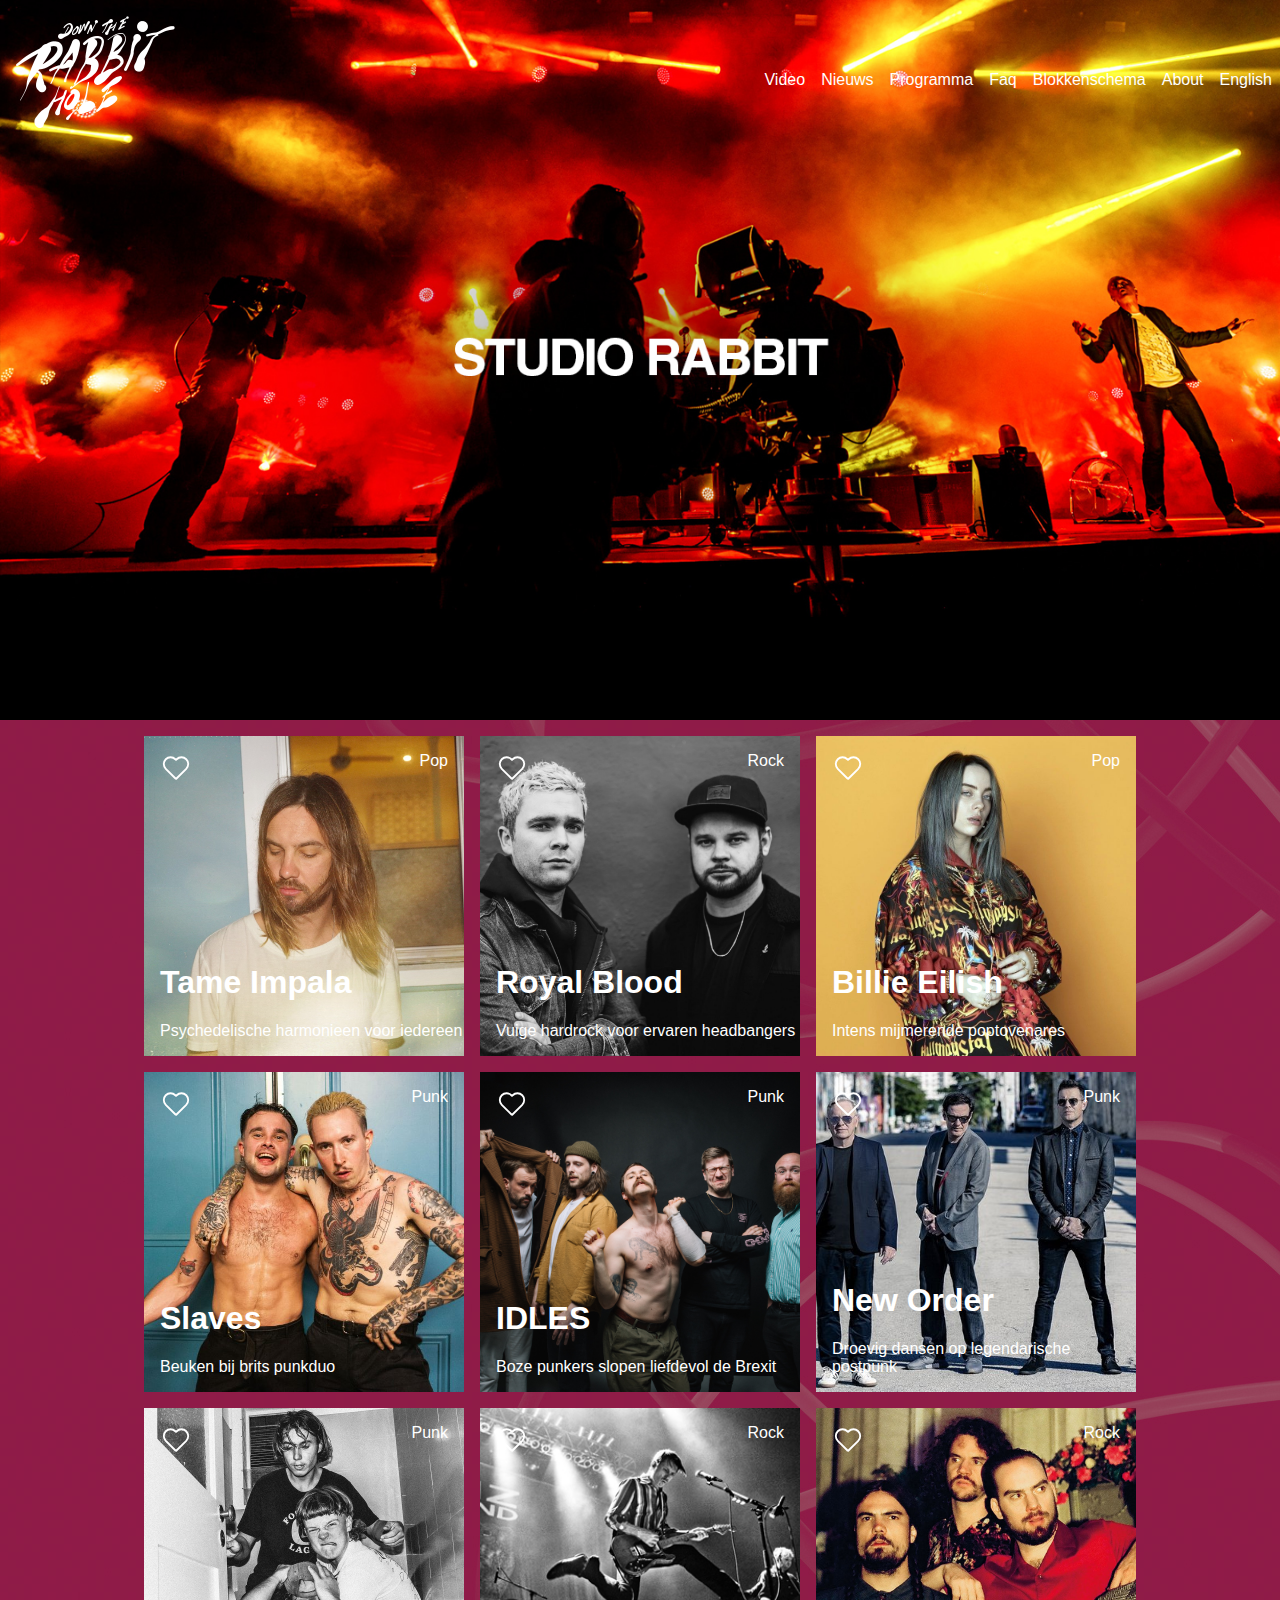
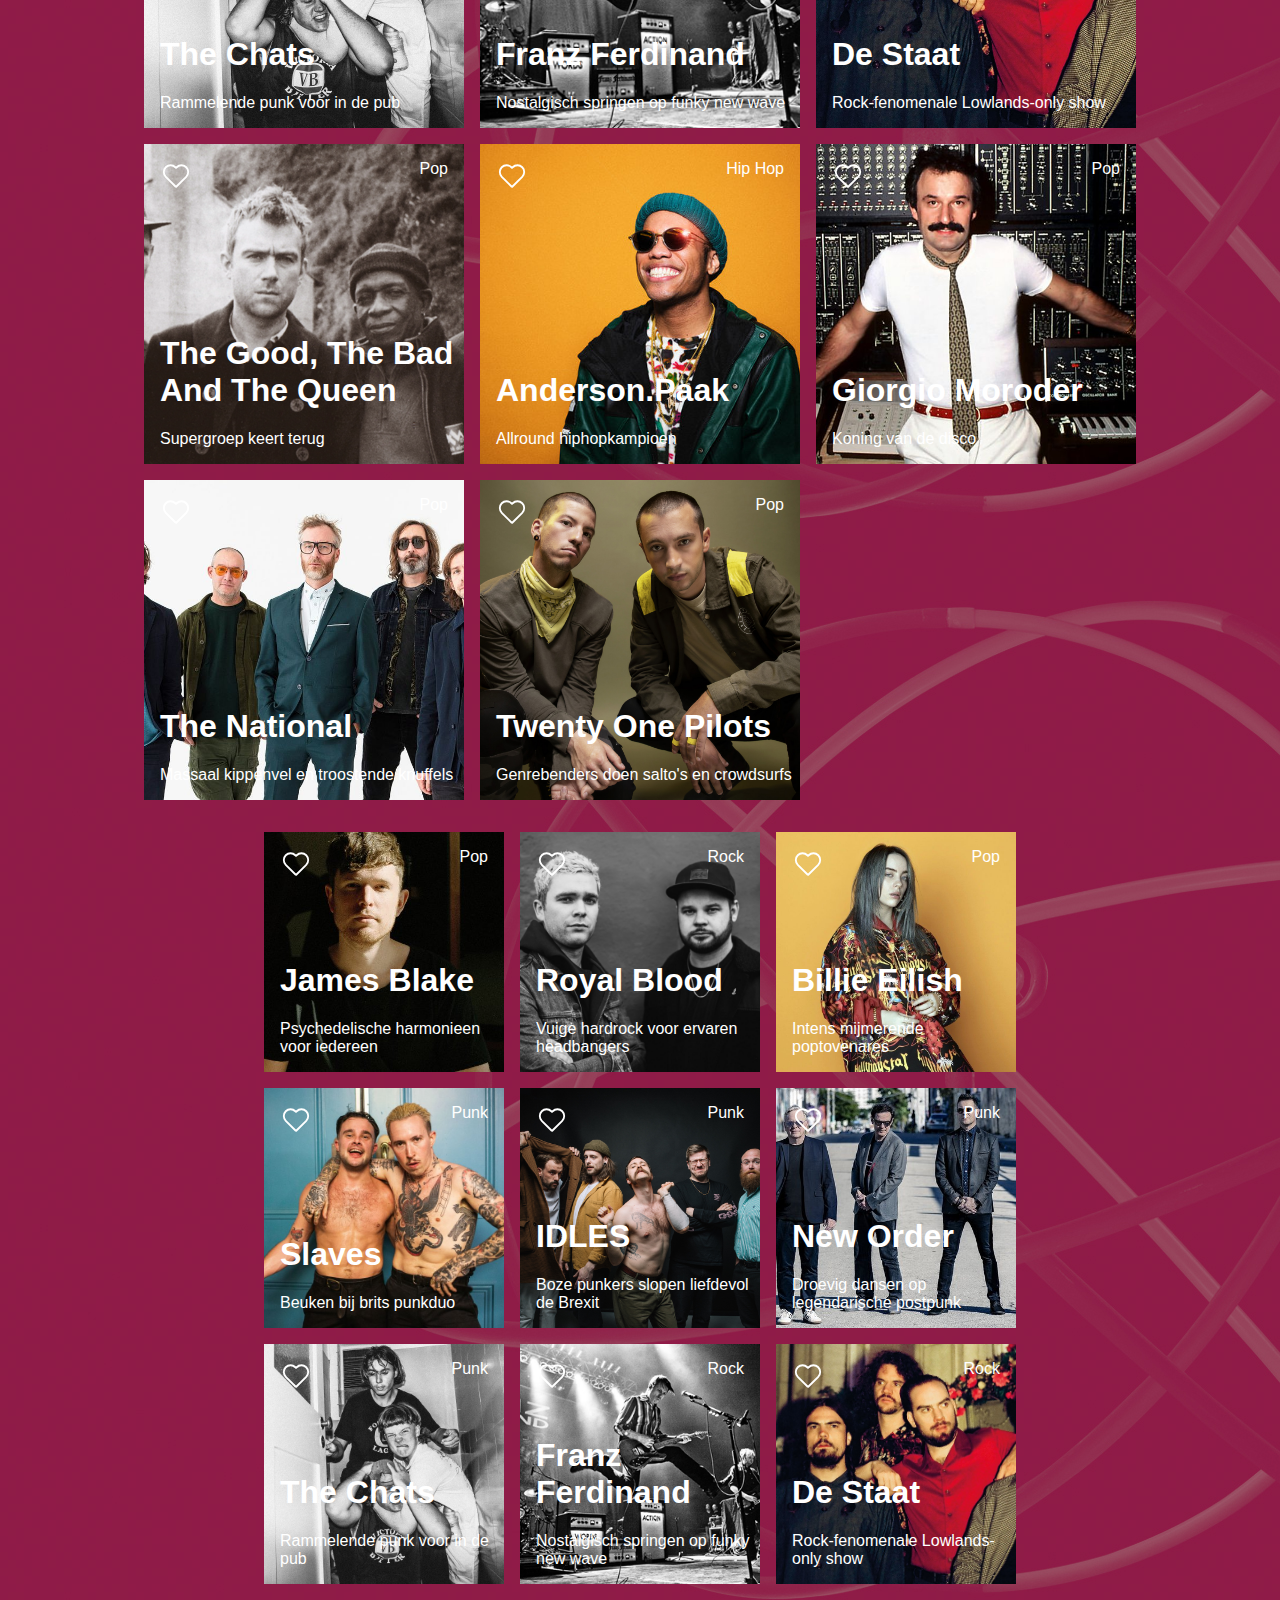
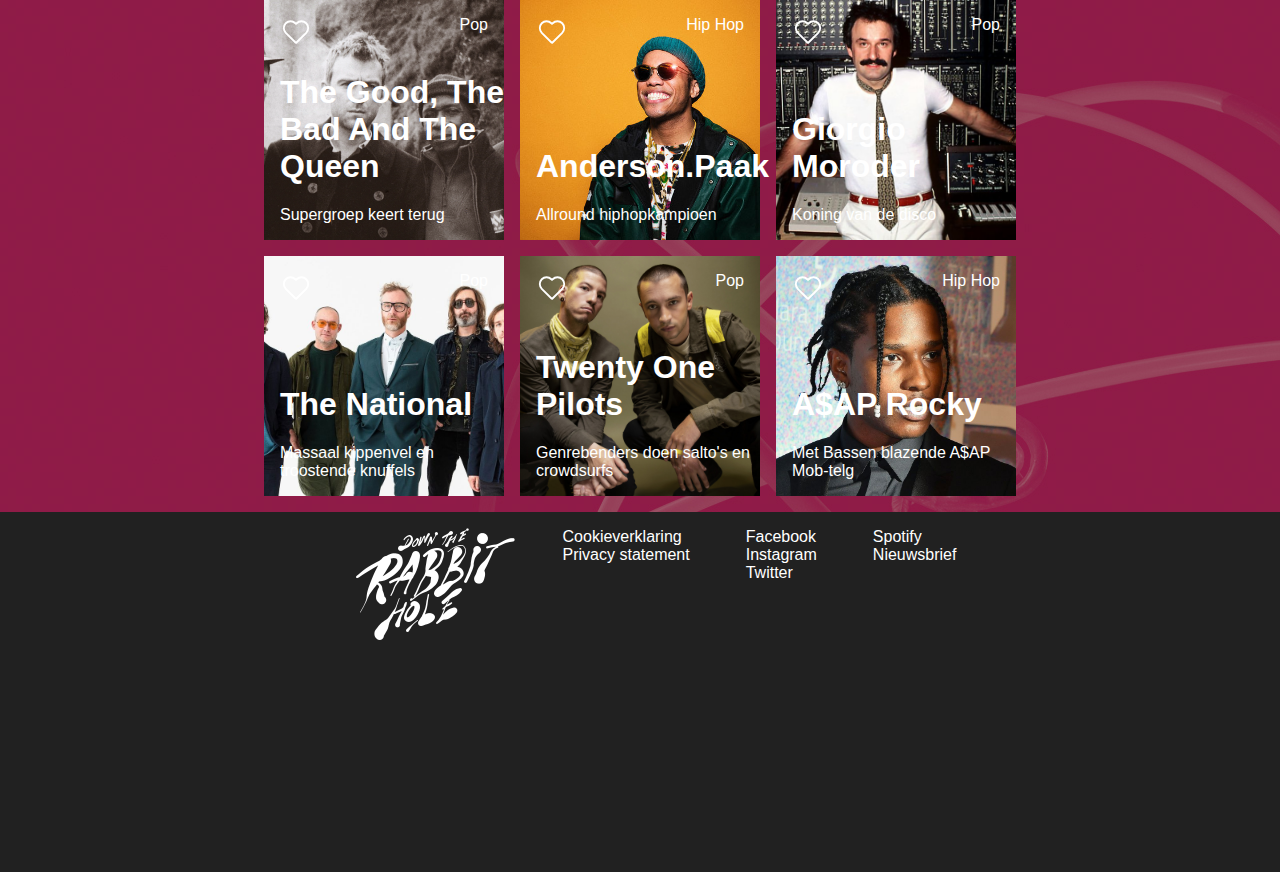
<file: WEBsite/index.html>
<!DOCTYPE html>
<html lang="en">

<head>
    <meta charset="UTF-8">
    <meta name="viewport" content="width=device-width, initial-scale=1">
    <meta http-equiv="X-UA-Compatible" content="ie=edge">
    <link rel="stylesheet" href="css/styles.css">
    <title>Down The Rabbit Hole</title>

</head>

<body id="homepagina">
    <header id="homeheader">
        <nav>
            <img src="img/downtherabbithole_white.png" alt="logo_dtrh">
            <ul class="navigation">
                <li>
                    <a href="index.html">Video</a>
                </li>
                <li>
                    <a href="nieuws.html">Nieuws</a>
                </li>
                <li>
                    <a href="programma.html">Programma</a>
                </li>
                <li>
                    <a href="faq.html">Faq</a>
                </li>
                <li>
                    <a href="blokkenschema.html">Blokkenschema</a>
                </li>
                <li>
                    <a href="about.html">About</a>
                </li>
                <li>
                    <a href="english.html">English</a>
                </li>


            </ul>
        </nav>
    </header>
    <section class="line-up">
        <article class="a-artiest">
            <img src="img/Tame%20Impala.jpg" alt="Tame Impala">
            <button><img src="img/heartwhite.svg"></button>
            <p class="tag">Pop</p>
            <ul>
                <li>
                    <h1>Tame Impala</h1>
                </li>
                <li>
                    <p> Psychedelische harmonieen voor iedereen</p>
                </li>
            </ul>
        </article>
        <article class="a-artiest">
            <img src="img/royalblood.jpg" alt="Royal Blood">
            <button><img src="img/heartwhite.svg"></button>
            <p class="tag">Rock</p>
            <ul>
                <li>
                    <h1>Royal Blood</h1>
                </li>
                <li>
                    <p> Vuige hardrock voor ervaren headbangers</p>
                </li>
            </ul>
        </article>
        <article class="a-artiest">
            <img src="img/billieeilish.jpg" alt="Billie Eilish">
            <button><img src="img/heartwhite.svg"></button>
            <p class="tag">Pop</p>
            <ul>
                <li>
                    <h1>Billie Eilish</h1>
                </li>
                <li>
                    <p>Intens mijmerende poptovenares</p>
                </li>
            </ul>
        </article>
        <article class="a-artiest">
            <img src="img/slaves.jpg" alt="Slaves">
            <button><img src="img/heartwhite.svg"></button>
            <p class="tag">Punk</p>
            <ul>
                <li>
                    <h1>Slaves</h1>
                </li>
                <li>
                    <p>Beuken bij brits punkduo</p>
                </li>
            </ul>
        </article>
        <article class="a-artiest">
            <img src="img/idles.jpg" alt="Idles">
            <button><img src="img/heartwhite.svg"></button>
            <p class="tag">Punk</p>
            <ul>
                <li>
                    <h1>IDLES</h1>
                </li>
                <li>
                    <p>Boze punkers slopen liefdevol de Brexit</p>
                </li>
            </ul>
        </article>
        <article class="a-artiest">
            <img src="img/new_order.jpg" alt="New Order">
            <button><img src="img/heartwhite.svg"></button>
            <p class="tag">Punk</p>
            <ul>
                <li>
                    <h1>New Order</h1>
                </li>
                <li>
                    <p>Droevig dansen op legendarische postpunk</p>
                </li>
            </ul>
        </article>
        <article class="a-artiest">
            <img src="img/thechats.jpg" alt="The Chats">
            <button><img src="img/heartwhite.svg"></button>
            <p class="tag">Punk</p>
            <ul>
                <li>
                    <h1>The Chats</h1>
                </li>
                <li>
                    <p>Rammelende punk voor in de pub</p>
                </li>
            </ul>
        </article>
        <article class="a-artiest">
            <img src="img/Franz%20Ferdinand.jpg" alt="Franz Ferdinand">
            <button><img src="img/heartwhite.svg"></button>
            <p class="tag">Rock</p>
            <ul>
                <li>
                    <h1>Franz Ferdinand</h1>
                </li>
                <li>
                    <p>Nostalgisch springen op funky new wave</p>
                </li>
            </ul>
        </article>
        <article class="a-artiest">
            <img src="img/De-Staat-1920x1080.jpg" alt="De Staat">
            <button><img src="img/heartwhite.svg"></button>
            <p class="tag">Rock</p>
            <ul>
                <li>
                    <h1>De Staat</h1>
                </li>
                <li>
                    <p>Rock-fenomenale Lowlands-only show</p>
                </li>
            </ul>
        </article>
        <article class="a-artiest">
            <img src="img/thegoodthebadandthequeen.png" alt="The Good, The Bad And The Queen">
            <p class="tag">Pop</p>
            <button><img src="img/heartwhite.svg"></button>
            <ul>
                <li>
                    <h1>The Good, The Bad And The Queen</h1>
                </li>
                <li>
                    <p>Supergroep keert terug</p>
                </li>
            </ul>
        </article>
        <article class="a-artiest">
            <img src="img/anderson-paak-2018-cr-katie-spoleti-billboard-1548.jpg" alt="Anderson.Paak">
            <p class="tag">Hip Hop</p>
            <button><img src="img/heartwhite.svg"></button>
            <ul>
                <li>
                    <h1>Anderson.Paak</h1>
                </li>
                <li>
                    <p>Allround hiphopkampioen</p>
                </li>
            </ul>
        </article>
        <article class="a-artiest">
            <img src="img/giorgiomoroder.jpg" alt="Giorgio Moroder">
            <p class="tag">Pop</p>
            <button><img src="img/heartwhite.svg"></button>
            <ul>
                <li>
                    <h1>Giorgio Moroder</h1>
                </li>
                <li>
                    <p>Koning van de disco</p>
                </li>
            </ul>
        </article>
        <article class="a-artiest">
            <img src="img/thenational.jpg" alt="The National">
            <p class="tag">Pop</p>
            <button><img src="img/heartwhite.svg"></button>
            <ul>
                <li>
                    <h1>The National</h1>
                </li>
                <li>
                    <p>Massaal kippenvel en troostende knuffels</p>
                </li>
            </ul>
        </article>
        <article class="a-artiest">
            <img src="img/twentyonepilots.jpg" alt="Twenty One Pilots">
            <p class="tag">Pop</p>
            <button><img src="img/heartwhite.svg"></button>
            <ul>
                <li>
                    <h1>Twenty One Pilots</h1>
                </li>
                <li>
                    <p>Genrebenders doen salto's en crowdsurfs</p>
                </li>
            </ul>
        </article>
    </section>

    <section class="line-up-b">
        <article class="b-artiest">
            <img src="img/jamesblake.jpg" alt="James Blake">
            <button><img src="img/heartwhite.svg"></button>
            <p class="tag">Pop</p>
            <ul>
                <li>
                    <h1>James Blake</h1>
                </li>
                <li>
                    <p> Psychedelische harmonieen voor iedereen</p>
                </li>
            </ul>
        </article>
        <article class="b-artiest">
            <img src="img/royalblood.jpg" alt="Royal Blood">
            <button><img src="img/heartwhite.svg"></button>
            <p class="tag">Rock</p>
            <ul>
                <li>
                    <h1>Royal Blood</h1>
                </li>
                <li>
                    <p> Vuige hardrock voor ervaren headbangers</p>
                </li>
            </ul>
        </article>
        <article class="b-artiest">
            <img src="img/billieeilish.jpg" alt="Billie Eilish">
            <button><img src="img/heartwhite.svg"></button>
            <p class="tag">Pop</p>
            <ul>
                <li>
                    <h1>Billie Eilish</h1>
                </li>
                <li>
                    <p>Intens mijmerende poptovenares</p>
                </li>
            </ul>
        </article>
        <article class="b-artiest">
            <img src="img/slaves.jpg" alt="Slaves">
            <button><img src="img/heartwhite.svg"></button>
            <p class="tag">Punk</p>
            <ul>
                <li>
                    <h1>Slaves</h1>
                </li>
                <li>
                    <p>Beuken bij brits punkduo</p>
                </li>
            </ul>
        </article>
        <article class="b-artiest">
            <img src="img/idles.jpg" alt="Idles">
            <button><img src="img/heartwhite.svg"></button>
            <p class="tag">Punk</p>
            <ul>
                <li>
                    <h1>IDLES</h1>
                </li>
                <li>
                    <p>Boze punkers slopen liefdevol de Brexit</p>
                </li>
            </ul>
        </article>
        <article class="b-artiest">
            <img src="img/new_order.jpg" alt="New Order">
            <button><img src="img/heartwhite.svg"></button>
            <p class="tag">Punk</p>
            <ul>
                <li>
                    <h1>New Order</h1>
                </li>
                <li>
                    <p>Droevig dansen op legendarische postpunk</p>
                </li>
            </ul>
        </article>
        <article class="b-artiest">
            <img src="img/thechats.jpg" alt="The Chats">
            <button><img src="img/heartwhite.svg"></button>
            <p class="tag">Punk</p>
            <ul>
                <li>
                    <h1>The Chats</h1>
                </li>
                <li>
                    <p>Rammelende punk voor in de pub</p>
                </li>
            </ul>
        </article>
        <article class="b-artiest">
            <img src="img/Franz%20Ferdinand.jpg" alt="Franz Ferdinand">
            <button><img src="img/heartwhite.svg"></button>
            <p class="tag">Rock</p>
            <ul>
                <li>
                    <h1>Franz Ferdinand</h1>
                </li>
                <li>
                    <p>Nostalgisch springen op funky new wave</p>
                </li>
            </ul>
        </article>
        <article class="b-artiest">
            <img src="img/De-Staat-1920x1080.jpg" alt="De Staat">
            <button><img src="img/heartwhite.svg"></button>
            <p class="tag">Rock</p>
            <ul>
                <li>
                    <h1>De Staat</h1>
                </li>
                <li>
                    <p>Rock-fenomenale Lowlands-only show</p>
                </li>
            </ul>
        </article>
        <article class="b-artiest">
            <img src="img/thegoodthebadandthequeen.png" alt="The Good, The Bad And The Queen">
            <p class="tag">Pop</p>
            <button><img src="img/heartwhite.svg"></button>
            <ul>
                <li>
                    <h1>The Good, The Bad And The Queen</h1>
                </li>
                <li>
                    <p>Supergroep keert terug</p>
                </li>
            </ul>
        </article>
        <article class="b-artiest">
            <img src="img/anderson-paak-2018-cr-katie-spoleti-billboard-1548.jpg" alt="Anderson.Paak">
            <p class="tag">Hip Hop</p>
            <button><img src="img/heartwhite.svg"></button>
            <ul>
                <li>
                    <h1>Anderson.Paak</h1>
                </li>
                <li>
                    <p>Allround hiphopkampioen</p>
                </li>
            </ul>
        </article>
        <article class="b-artiest">
            <img src="img/giorgiomoroder.jpg" alt="Giorgio Moroder">
            <p class="tag">Pop</p>
            <button><img src="img/heartwhite.svg"></button>
            <ul>
                <li>
                    <h1>Giorgio Moroder</h1>
                </li>
                <li>
                    <p>Koning van de disco</p>
                </li>
            </ul>
        </article>
        <article class="b-artiest">
            <img src="img/thenational.jpg" alt="The National">
            <p class="tag">Pop</p>
            <button><img src="img/heartwhite.svg"></button>
            <ul>
                <li>
                    <h1>The National</h1>
                </li>
                <li>
                    <p>Massaal kippenvel en troostende knuffels</p>
                </li>
            </ul>
        </article>
        <article class="b-artiest">
            <img src="img/twentyonepilots.jpg" alt="Twenty One Pilots">
            <p class="tag">Pop</p>
            <button><img src="img/heartwhite.svg"></button>
            <ul>
                <li>
                    <h1>Twenty One Pilots</h1>
                </li>
                <li>
                    <p>Genrebenders doen salto's en crowdsurfs</p>
                </li>
            </ul>
        </article>
        <article class="b-artiest">
            <img src="img/asaprocky.jpg" alt="A$ap Rocky">
            <p class="tag">Hip Hop</p>
            <button><img src="img/heartwhite.svg"></button>
            <ul>
                <li>
                    <h1>A$AP Rocky</h1>
                </li>
                <li>
                    <p>Met Bassen blazende A$AP Mob-telg </p>
                </li>
            </ul>
        </article>
    </section>

    <footer>

        <ul>
            <li><img src="img/downtherabbithole_white.png"></li>
        </ul>
        <ul>
            <li><a href="">Cookieverklaring</a></li>
            <li><a href="">Privacy statement</a></li>
        </ul>
        <ul>
            <li><a href="">Facebook</a></li>
            <li><a href="">Instagram</a></li>
            <li><a href="">Twitter</a></li>
        </ul>
        <ul>
            <li><a href="">Spotify</a></li>
            <li><a href="">Nieuwsbrief</a></li>
        </ul>
    </footer>



</body>

</html>
</file>
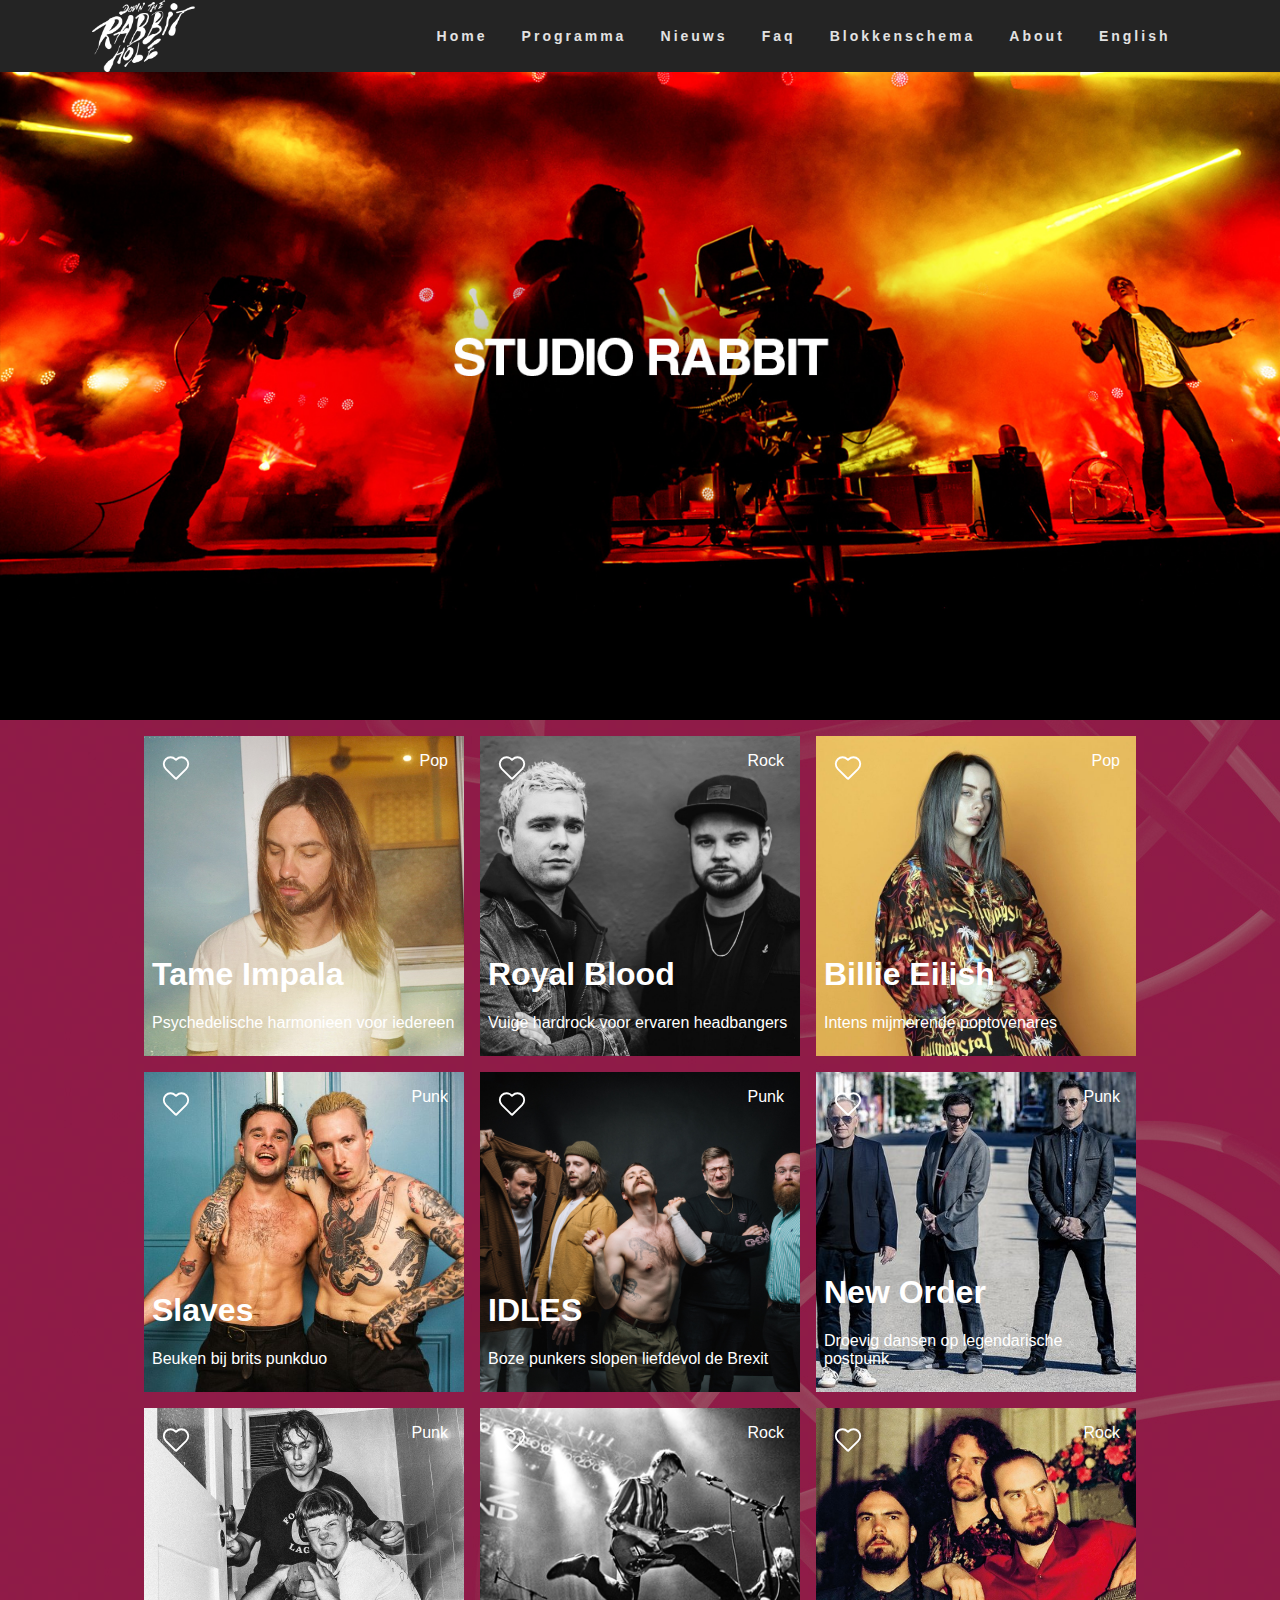
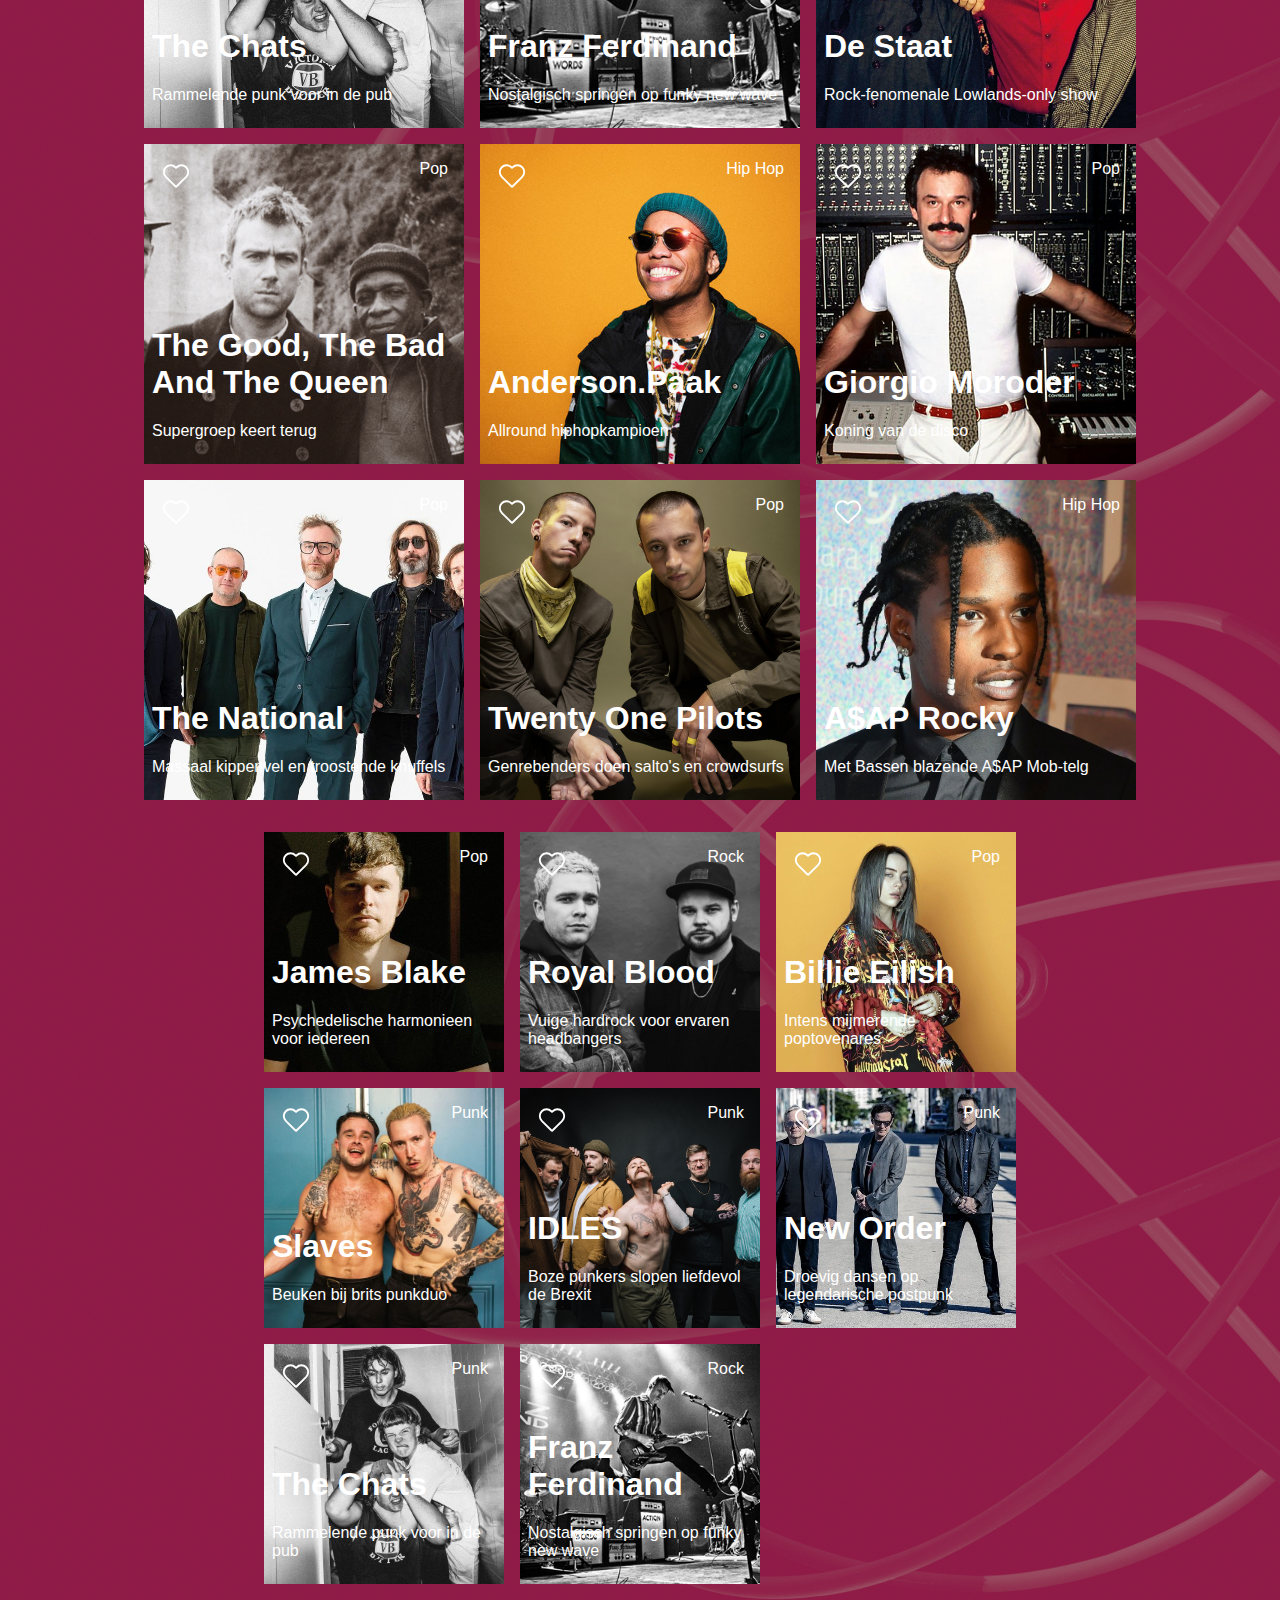
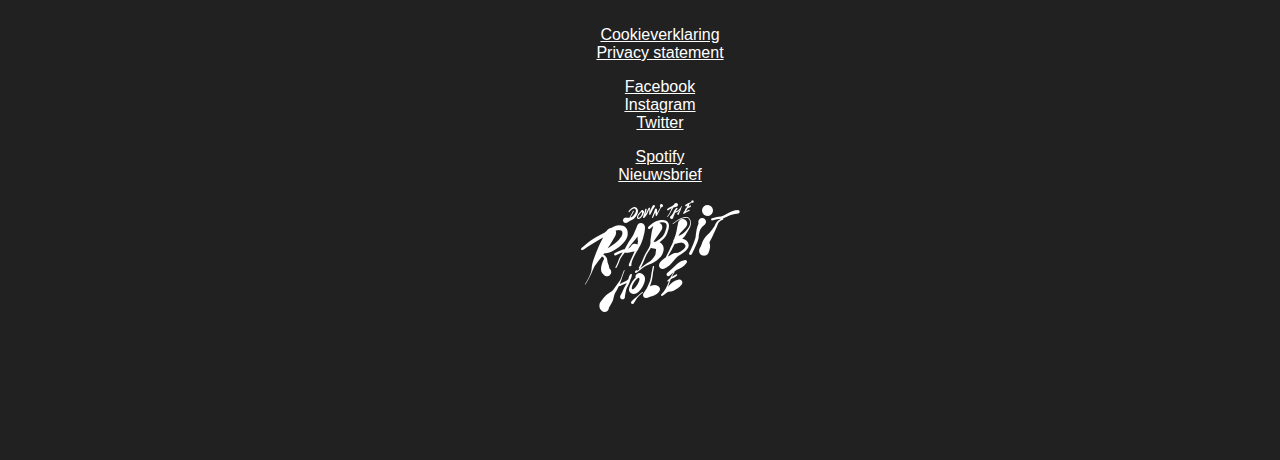
<file: WEBsite/WEBsite/index.html>
<!DOCTYPE html>
<html lang="en">

    <head>
        <meta charset="UTF-8">
        <meta name="viewport" content="width=device-width, initial-scale=1">
        <meta http-equiv="X-UA-Compatible" content="ie=edge">
        <link rel="stylesheet" href="css/styles.css">
        <title>Down The Rabbit Hole</title>

    </head>

    <body id="homepagina">
        <header id="homeheader">
            <nav>
                <img src="img/downtherabbithole_white.png" alt="logo">
                <ul>
                    <li>
                        <a href="index.html">Home</a>
                    </li>
                    <li>
                        <a href="programma.html">Programma</a>
                    </li>
                    <li>
                        <a href="nieuws.html">Nieuws</a>
                    </li>
                    <li>
                        <a href="faq.html">Faq</a>
                    </li>
                    <li>
                        <a href="blokkenschema.html">Blokkenschema</a>
                    </li>
                    <li>
                        <a href="about.html">About</a>
                    </li>
                    <li>
                        <a href="english.html">English</a>
                    </li>
                </ul>
                <div class="burger">
                    <div class="line1"></div>
                    <div class="line2"></div>
                    <div class="line3"></div>
                </div>
            </nav>

        </header>
        <section class="line-up">
            <article class="a-artiest">
                <img src="img/Tame%20Impala.jpg" alt="Tame Impala">
                <header>
                    <button><img src="img/heartwhite.svg"></button>
                    <p class="tag">Pop</p>
                </header>
                <span>
                    <h1>Tame Impala</h1>
                    <p>Psychedelische harmonieen voor iedereen</p>
                </span>

            </article>
            <article class="a-artiest">
                <img src="img/royalblood.jpg" alt="Royal Blood">
                <header>
                    <button><img src="img/heartwhite.svg"></button>
                    <p class="tag">Rock</p>
                </header>
                <span>
                    <h1>Royal Blood</h1>
                    <p>Vuige hardrock voor ervaren headbangers</p>
                </span>

            </article>
            <article class="a-artiest">
                <img src="img/billieeilish.jpg" alt="Billie Eilish">
                <header>
                    <button><img src="img/heartwhite.svg"></button>
                    <p class="tag">Pop</p>
                </header>
                <span>
                    <h1>Billie Eilish</h1>
                    <p>Intens mijmerende poptovenares</p>
                </span>
            </article>
            <article class="a-artiest">
                <img src="img/slaves.jpg" alt="Slaves">
                <header>
                    <button><img src="img/heartwhite.svg"></button>
                    <p class="tag">Punk</p>
                </header>
                <span>
                    <h1>Slaves</h1>
                    <p>Beuken bij brits punkduo</p>
                </span>
            </article>
            <article class="a-artiest">
                <img src="img/idles.jpg" alt="Idles">
                <header>
                    <button><img src="img/heartwhite.svg"></button>
                    <p class="tag">Punk</p>
                </header>
                <span>
                    <h1>IDLES</h1>
                    <p>Boze punkers slopen liefdevol de Brexit</p>
                </span>
            </article>
            <article class="a-artiest">
                <img src="img/new_order.jpg" alt="New Order">
                <header>
                    <button><img src="img/heartwhite.svg"></button>
                    <p class="tag">Punk</p>
                </header>
                <span>
                    <h1>New Order</h1>
                    <p>Droevig dansen op legendarische postpunk</p>
                </span>
            </article>
            <article class="a-artiest">
                <img src="img/thechats.jpg" alt="The Chats">
                <header>
                    <button><img src="img/heartwhite.svg"></button>
                    <p class="tag">Punk</p>
                </header>
                <span>
                    <h1>The Chats</h1>
                    <p>Rammelende punk voor in de pub</p>
                </span>
            </article>
            <article class="a-artiest">
                <img src="img/Franz%20Ferdinand.jpg" alt="Franz Ferdinand">
                <header>
                    <button><img src="img/heartwhite.svg"></button>
                    <p class="tag">Rock</p>
                </header>
                <span>
                    <h1>Franz Ferdinand</h1>
                    <p>Nostalgisch springen op funky new wave</p>
                </span>
            </article>
            <article class="a-artiest">
                <img src="img/De-Staat-1920x1080.jpg" alt="De Staat">
                <header>
                    <button><img src="img/heartwhite.svg"></button>
                    <p class="tag">Rock</p>
                </header>
            <span>
                    <h1>De Staat</h1>
                    <p>Rock-fenomenale Lowlands-only show</p>
                </span>
            </article>
            <article class="a-artiest">
                <img
                    src="img/thegoodthebadandthequeen.png"
                    alt="The Good, The Bad And The Queen">
                <header>
                    <p class="tag">Pop</p>
                    <button><img src="img/heartwhite.svg"></button>
                </header>
                <span>
                    <h1>The Good, The Bad And The Queen</h1>
                    <p>Supergroep keert terug</p>
                </span>
            </article>
            <article class="a-artiest">
                <img
                    src="img/anderson-paak-2018-cr-katie-spoleti-billboard-1548.jpg"
                    alt="Anderson.Paak">
                <header>
                    <p class="tag">Hip Hop</p>
                    <button><img src="img/heartwhite.svg"></button>
                </header>
                <span>
                    <h1>Anderson.Paak</h1>
                    <p>Allround hiphopkampioen</p>
                </span>
            </article>
            <article class="a-artiest">
                <img src="img/giorgiomoroder.jpg" alt="Giorgio Moroder">
                <header>
                    <p class="tag">Pop</p>
                    <button><img src="img/heartwhite.svg"></button>
                </header>
                <span>
                    <h1>Giorgio Moroder</h1>
                    <p>Koning van de disco</p>
                </span>
            </article>
            <article class="a-artiest">
                <img src="img/thenational.jpg" alt="The National">
                <header>
                    <p class="tag">Pop</p>
                    <button><img src="img/heartwhite.svg"></button>
                </header>
                <span>
                    <h1>The National</h1>
                    <p>Massaal kippenvel en troostende knuffels</p>
                </span>
            </article>
            <article class="a-artiest">
                <img src="img/twentyonepilots.jpg" alt="Twenty One Pilots">
                <header>
                    <p class="tag">Pop</p>
                    <button><img src="img/heartwhite.svg"></button>
                </header>
                <span>
                    <h1>Twenty One Pilots</h1>
                    <p>Genrebenders doen salto's en crowdsurfs</p>
                </span>
            </article>
            <article class="a-artiest">
                <img src="img/asaprocky.jpg" alt="A$ap Rocky">
                <header>
                    <p class="tag">Hip Hop</p>
                    <button><img src="img/heartwhite.svg"></button>
                </header>
                <span>
                    <h1>A$AP Rocky</h1>
                    <p>Met Bassen blazende A$AP Mob-telg</p>
                </span>
            </article>
        </section>
        <section class="line-up-b">
            <article class="b-artiest">
                <img src="img/jamesblake.jpg" alt="James Blake">
                <header><button><img src="img/heartwhite.svg"></button>
                <p class="tag">Pop</p>
            </header>
                <span>
                        <h1>James Blake</h1>
                        <p> Psychedelische harmonieen voor iedereen</p>
                </span>
            </article>
            <article class="b-artiest">
                <img src="img/royalblood.jpg" alt="Royal Blood">
                <header>
                <button><img src="img/heartwhite.svg"></button>
                <p class="tag">Rock</p>
            </header>
                <span>
                    <h1>Royal Blood</h1>
                    <p> Vuige hardrock voor ervaren headbangers</p>
                </span>   
            </article>
            <article class="b-artiest">
                <img src="img/billieeilish.jpg" alt="Billie Eilish">
                <header>
                <button><img src="img/heartwhite.svg"></button>
                <p class="tag">Pop</p>
            </header>
                <span>
                    <h1>Billie Eilish</h1>
                    <p>Intens mijmerende poptovenares</p>
                    </span>
            </article>
            <article class="b-artiest">
                <img src="img/slaves.jpg" alt="Slaves">
                <header>
                <button><img src="img/heartwhite.svg"></button>
                <p class="tag">Punk</p>
            </header>
                <span>
                        <h1>Slaves</h1>
                        <p>Beuken bij brits punkduo</p>
                </span>
            </article>
            <article class="b-artiest">
                <img src="img/idles.jpg" alt="Idles">
                <header>
                <button><img src="img/heartwhite.svg"></button>
                <p class="tag">Punk</p>
            </header>
                <span>
                        <h1>IDLES</h1>
                        <p>Boze punkers slopen liefdevol de Brexit</p>
                    </span>
            </article>
            <article class="b-artiest">
                <img src="img/new_order.jpg" alt="New Order">
                <header>
                <button><img src="img/heartwhite.svg"></button>
                <p class="tag">Punk</p>
            </header>
               <span>
                        <h1>New Order</h1>
                        <p>Droevig dansen op legendarische postpunk</p>
                    </span>
            </article>
            <article class="b-artiest">
                <img src="img/thechats.jpg" alt="The Chats">
                <header>
                <button><img src="img/heartwhite.svg"></button>
                <p class="tag">Punk</p>
            </header>
                <span>
                        <h1>The Chats</h1>
                        <p>Rammelende punk voor in de pub</p>
                    </span>
            </article>
            <article class="b-artiest">
                <img src="img/Franz%20Ferdinand.jpg" alt="Franz Ferdinand">
                <header>
                <button><img src="img/heartwhite.svg"></button>
                <p class="tag">Rock</p>
            </header>
                <span>
                        <h1>Franz Ferdinand</h1>
                        <p>Nostalgisch springen op funky new wave</p>
                </span>
            </article>
        </section>
    <footer>

        <ul>
            <li>
                <a href="">Cookieverklaring</a>
            </li>
            <li>
                <a href="">Privacy statement</a>
            </li>
        </ul>
        <ul>
            <li>
                <a href="">Facebook</a>
            </li>
            <li>
                <a href="">Instagram</a>
            </li>
            <li>
                <a href="">Twitter</a>
            </li>
        </ul>
        <ul>
            <li>
                <a href="">Spotify</a>
            </li>
            <li>
                <a href="">Nieuwsbrief</a>
            </li>
        </ul>
        <ul>
            <li><img src="img/downtherabbithole_white.png"></li>
        </ul>
    </footer>

    <script src="scripts.js"></script>
</body>

</html>
</file>
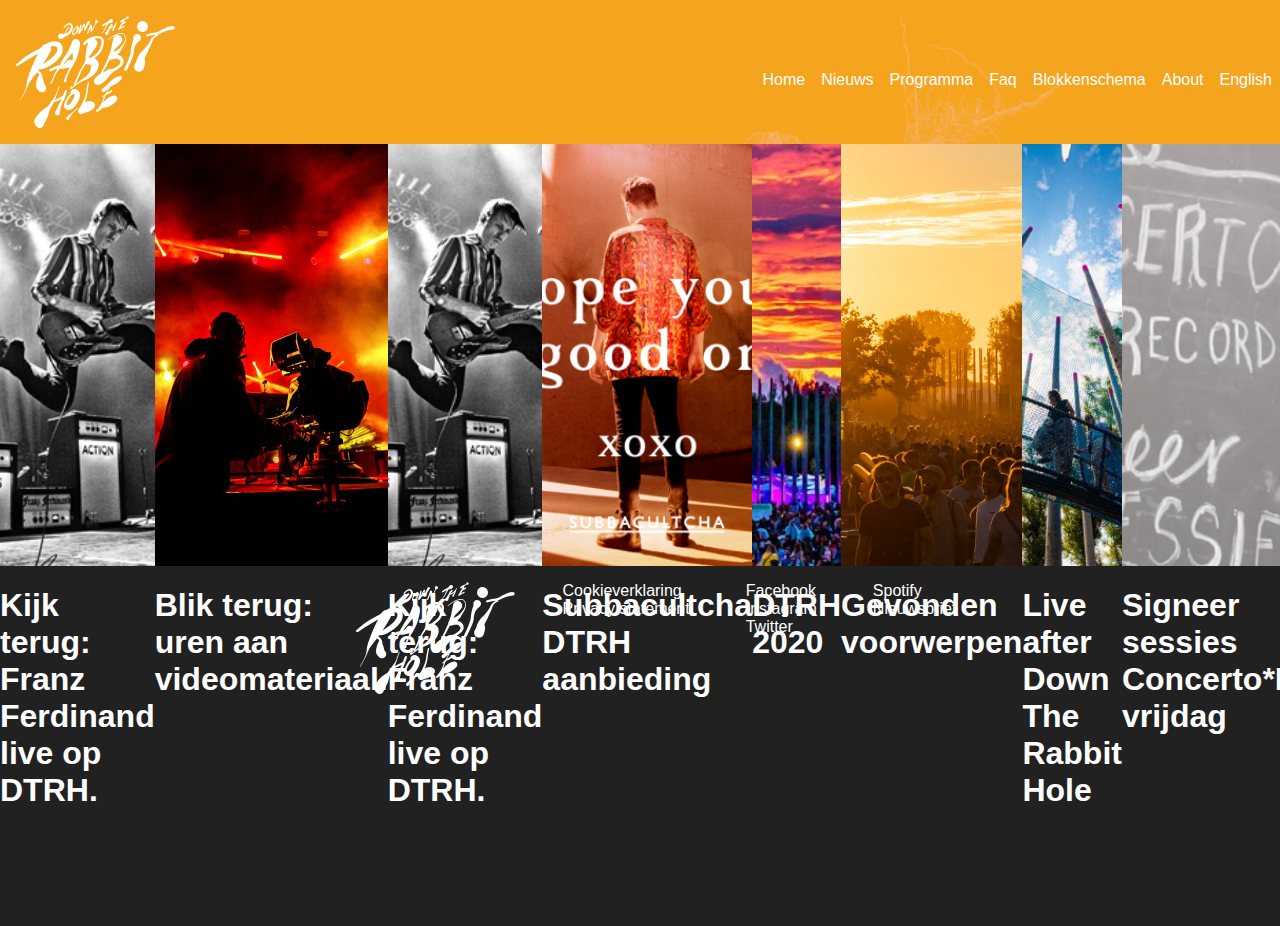
<file: WEBsite/nieuws.html>
<!DOCTYPE html>
<html lang="en">

<head>
    <meta charset="UTF-8">
    <meta name="viewport" content="width=device-width, initial-scale=1">
    <meta http-equiv="X-UA-Compatible" content="ie=edge">
    <link rel="stylesheet" href="css/styles.css">
    <title>Down The Rabbit Hole</title>

</head>

<body>
    <header>
        <nav>
            <img src="img/downtherabbithole_white.png" alt="logo_dtrh">
            <ul class="navigation">
                <li>
                    <a href="index.html">Home</a>
                </li>
                <li>
                    <a href="nieuws.html">Nieuws</a>
                </li>
                <li>
                    <a href="programma.html">Programma</a>
                </li>
                <li>
                    <a href="faq.html">Faq</a>
                </li>
                <li>
                    <a href="blokkenschema.html">Blokkenschema</a>
                </li>
                <li>
                    <a href="about.html">About</a>
                </li>
                <li>
                    <a href="english.html">English</a>
                </li>
            </ul>
        </nav>
    </header>
    <section>
        <article>
            <img src="img/Franz%20Ferdinand.jpg" alt="Franz Ferdinand live op DTRH">
            <h1>Kijk terug: Franz Ferdinand live op DTRH.</h1>
        </article>
        <article>
            <img src="img/media_377_fit_800-800-center_85-cameraman1.jpg" alt="Camera man">
            <h1>Blik terug: uren aan videomateriaal.</h1>
        </article>
        <article>
            <img src="img/Franz%20Ferdinand.jpg" alt="Franz Ferdinand live op DTRH">
            <h1>Kijk terug: Franz Ferdinand live op DTRH.</h1>
        </article>
        <article>
            <img src="img/media_300_fit_400-400-center_85-DTRH_fb_banner.png" alt="Subbacultcha">
            <h1>Subbacultcha DTRH aanbieding</h1>
        </article>
        <article>
            <img src="img/media_296_crop_2048-504-648_widen_1400-upscale_85-DTRH19_Skyonfire_BartHeemskerk_01.jpg" alt="DTRH 2020">
            <h1>DTRH 2020</h1>
        </article>
        <article>
            <img src="img/media_295_crop_1893-630-737_fit_800-800-center_85-DTRH19_20190705_2100_SFEER_MaxKneefel_071.jpg" alt="Gevonden voorwerpen">
            <h1>Gevonden voorwerpen</h1>
        </article>
        <article>
            <img src="img/media_297_fit_400-400-center_85-DTRH19_20190705_1102_SFEER_MaxKneefel_013.jpg" alt="Live after Down The Rabbit Hole">
            <h1>Live after Down The Rabbit Hole</h1>
        </article>
        <article>
            <img src="img/media_227_fit_400-400-center_85-5d7cf4820e51af8872142e468eafbdda.png" alt="Signeer sessies">
            <h1>Signeer sessies Concerto*Plato vrijdag</h1>
        </article>
        <article>
            <img src="img/media_290_fit_400-400-center_85-PINKPOP_2019_MOJO_2715_JeroenRoest_LQ.jpeg" alt="foto bolletje beschuit">
            <h1>Bolletje Speeddate</h1>
        </article>
    </section>
    <footer>
        <ul>
            <li><img src="img/downtherabbithole_white.png"></li>
        </ul>
        <ul>
            <li><a href="">Cookieverklaring</a></li>
            <li><a href="">Privacy statement</a></li>
        </ul>
        <ul>
            <li><a href="">Facebook</a></li>
            <li><a href="">Instagram</a></li>
            <li><a href="">Twitter</a></li>
        </ul>
        <ul>
            <li><a href="">Spotify</a></li>
            <li><a href="">Nieuwsbrief</a></li>
        </ul>
    </footer>
</body>

</html>
</file>
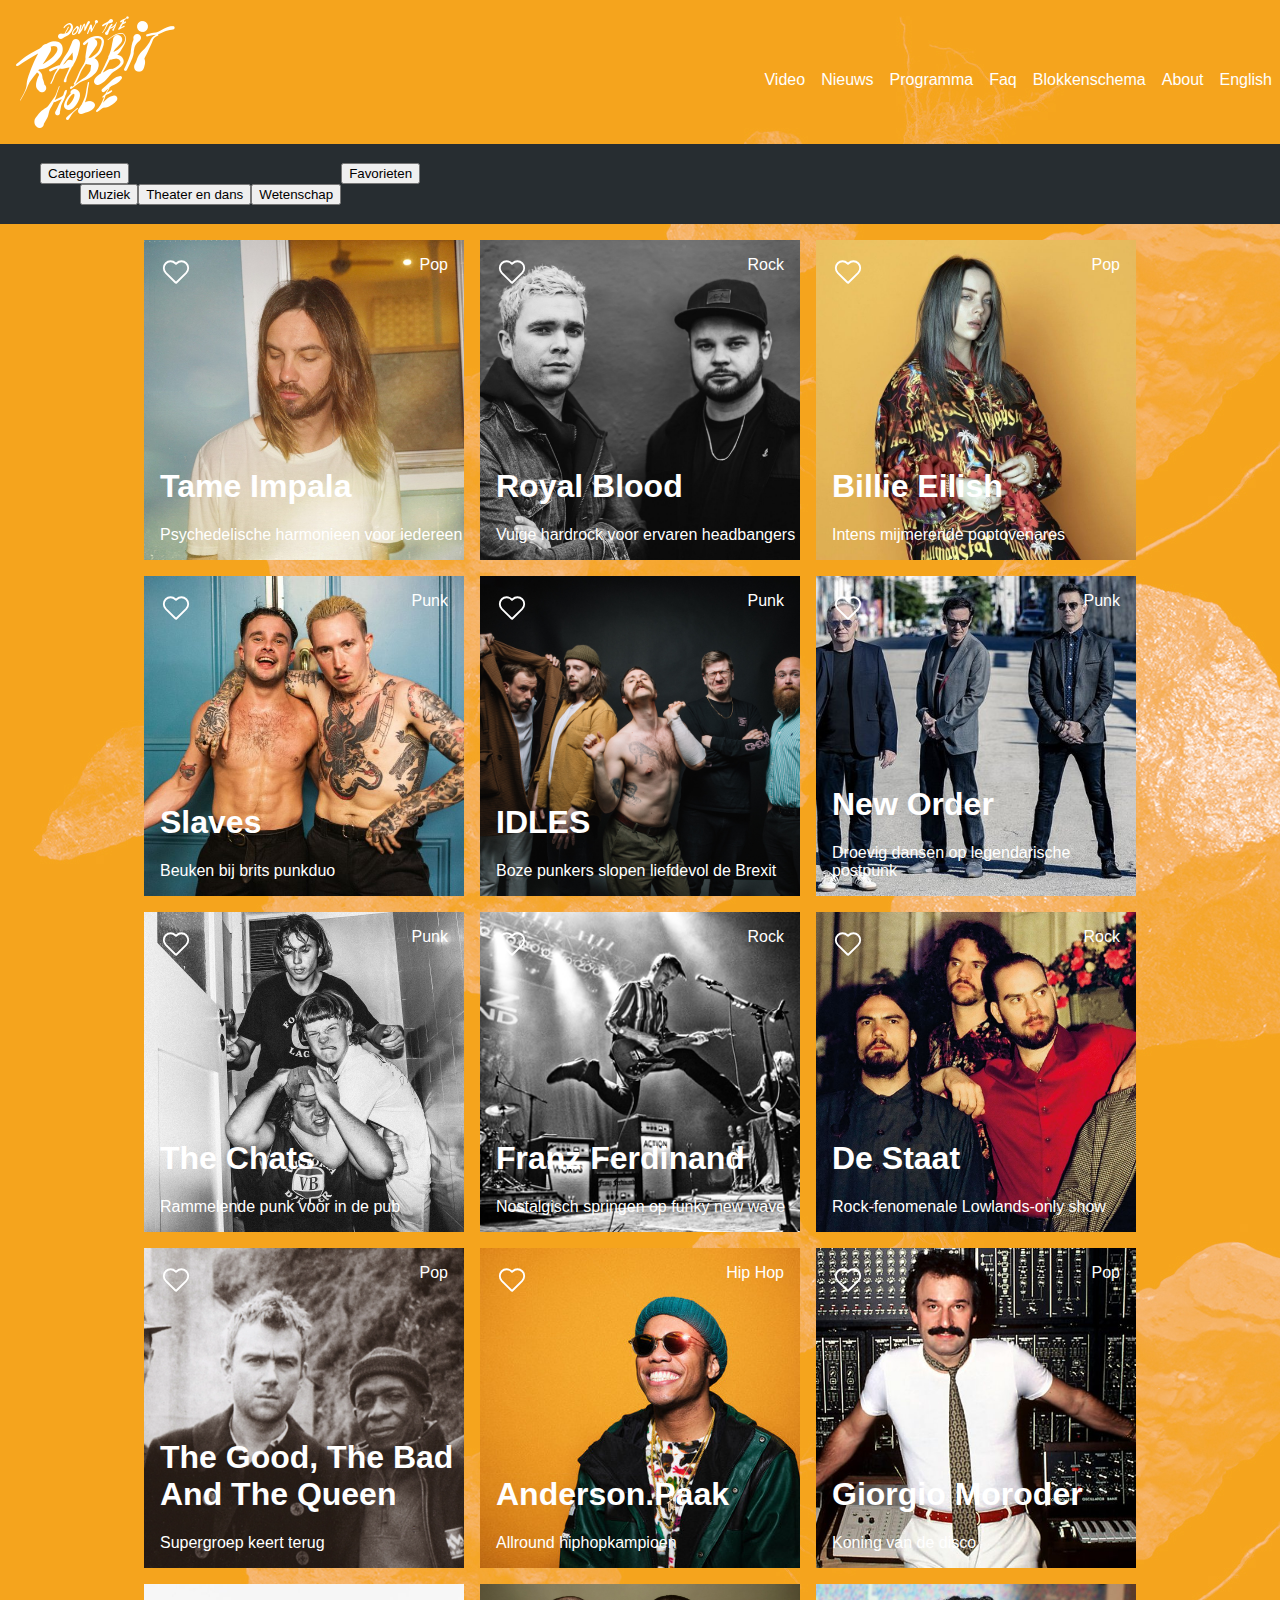
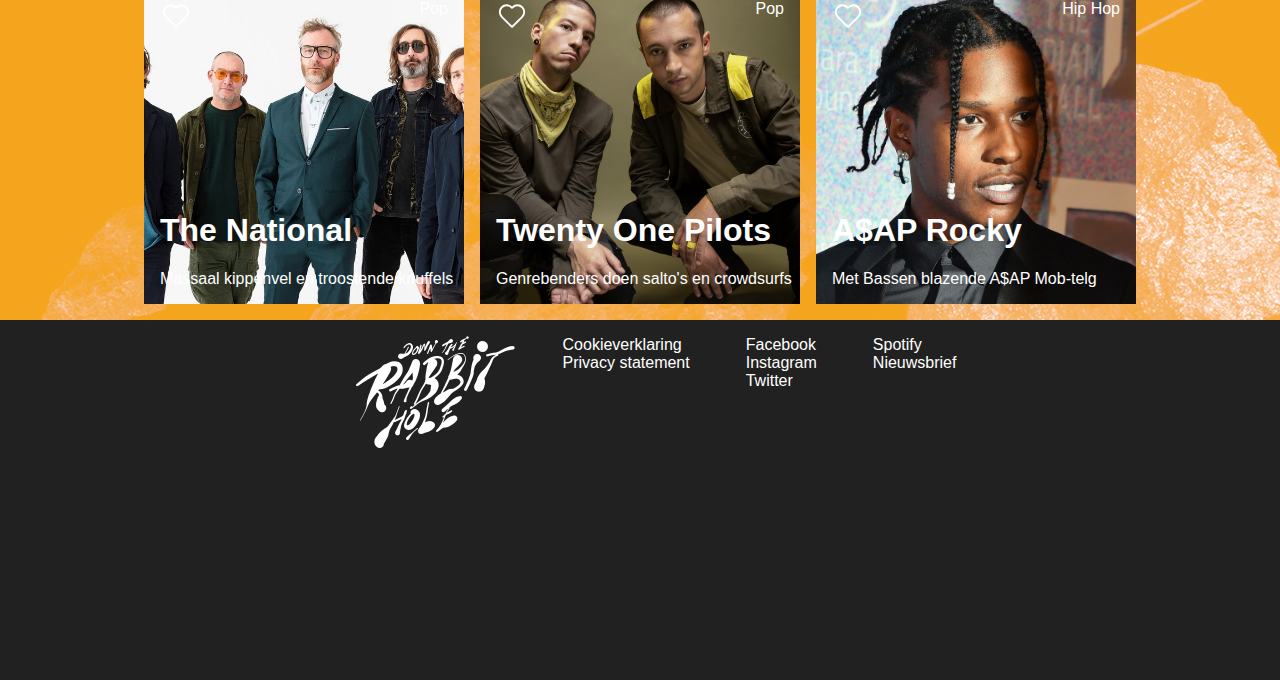
<file: WEBsite/programma.html>
<!DOCTYPE html>
<html lang="en">

<head>
    <meta charset="UTF-8">
    <meta name="viewport" content="width=device-width, initial-scale=1">
    <meta http-equiv="X-UA-Compatible" content="ie=edge">
    <link rel="stylesheet" href="css/styles.css">
    <title>Down The Rabbit Hole</title>

</head>

<body id="progammapagina">
    <header>
        <nav>
            <img src="img/downtherabbithole_white.png" alt="logo_dtrh">
            <ul class="navigation">
                <li>
                    <a href="index.html">Video</a>
                </li>
                <li>
                    <a href="nieuws.html">Nieuws</a>
                </li>
                <li>
                    <a href="programma.html">Programma</a>
                </li>
                <li>
                    <a href="faq.html">Faq</a>
                </li>
                <li>
                    <a href="blokkenschema.html">Blokkenschema</a>
                </li>
                <li>
                    <a href="about.html">About</a>
                </li>
                <li>
                    <a href="english.html">English</a>
                </li>
            </ul>
        </nav>
    </header>
    <nav class="filters">
        <ul>
            <li>
                <button>Categorieen</button>
                <ul>
                    <li>
                        <button>Muziek</button>
                    </li>
                    <li>
                        <button>Theater en dans</button>
                    </li>
                    <li>
                        <button>Wetenschap</button>
                    </li>
                </ul>
            </li>
            <li>
                <button>Favorieten</button>
            </li>
        </ul>
    </nav>
    <section class="line-up">
        <article class="a-artiest">
            <img src="img/Tame%20Impala.jpg" alt="Tame Impala">
            <button><img src="img/heartwhite.svg"></button>
            <p class="tag">Pop</p>
            <ul>
                <li>
                    <h1>Tame Impala</h1>
                </li>
                <li>
                    <p> Psychedelische harmonieen voor iedereen</p>
                </li>
            </ul>
        </article>
        <article class="a-artiest">
            <img src="img/royalblood.jpg" alt="Royal Blood">
            <button><img src="img/heartwhite.svg"></button>
            <p class="tag">Rock</p>
            <ul>
                <li>
                    <h1>Royal Blood</h1>
                </li>
                <li>
                    <p> Vuige hardrock voor ervaren headbangers</p>
                </li>
            </ul>
        </article>
        <article class="a-artiest">
            <img src="img/billieeilish.jpg" alt="Billie Eilish">
            <button><img src="img/heartwhite.svg"></button>
            <p class="tag">Pop</p>
            <ul>
                <li>
                    <h1>Billie Eilish</h1>
                </li>
                <li>
                    <p>Intens mijmerende poptovenares</p>
                </li>
            </ul>
        </article>
        <article class="a-artiest">
            <img src="img/slaves.jpg" alt="Slaves">
            <button><img src="img/heartwhite.svg"></button>
            <p class="tag">Punk</p>
            <ul>
                <li>
                    <h1>Slaves</h1>
                </li>
                <li>
                    <p>Beuken bij brits punkduo</p>
                </li>
            </ul>
        </article>
        <article class="a-artiest">
            <img src="img/idles.jpg" alt="Idles">
            <button><img src="img/heartwhite.svg"></button>
            <p class="tag">Punk</p>
            <ul>
                <li>
                    <h1>IDLES</h1>
                </li>
                <li>
                    <p>Boze punkers slopen liefdevol de Brexit</p>
                </li>
            </ul>
        </article>
        <article class="a-artiest">
            <img src="img/new_order.jpg" alt="New Order">
            <button><img src="img/heartwhite.svg"></button>
            <p class="tag">Punk</p>
            <ul>
                <li>
                    <h1>New Order</h1>
                </li>
                <li>
                    <p>Droevig dansen op legendarische postpunk</p>
                </li>
            </ul>
        </article>
        <article class="a-artiest">
            <img src="img/thechats.jpg" alt="The Chats">
            <button><img src="img/heartwhite.svg"></button>
            <p class="tag">Punk</p>
            <ul>
                <li>
                    <h1>The Chats</h1>
                </li>
                <li>
                    <p>Rammelende punk voor in de pub</p>
                </li>
            </ul>
        </article>
        <article class="a-artiest">
            <img src="img/Franz%20Ferdinand.jpg" alt="Franz Ferdinand">
            <button><img src="img/heartwhite.svg"></button>
            <p class="tag">Rock</p>
            <ul>
                <li>
                    <h1>Franz Ferdinand</h1>
                </li>
                <li>
                    <p>Nostalgisch springen op funky new wave</p>
                </li>
            </ul>
        </article>
        <article class="a-artiest">
            <img src="img/De-Staat-1920x1080.jpg" alt="De Staat">
            <button><img src="img/heartwhite.svg"></button>
            <p class="tag">Rock</p>
            <ul>
                <li>
                    <h1>De Staat</h1>
                </li>
                <li>
                    <p>Rock-fenomenale Lowlands-only show</p>
                </li>
            </ul>
        </article>
        <article class="a-artiest">
            <img src="img/thegoodthebadandthequeen.png" alt="The Good, The Bad And The Queen">
            <p class="tag">Pop</p>
            <button><img src="img/heartwhite.svg"></button>
            <ul>
                <li>
                    <h1>The Good, The Bad And The Queen</h1>
                </li>
                <li>
                    <p>Supergroep keert terug</p>
                </li>
            </ul>
        </article>
        <article class="a-artiest">
            <img src="img/anderson-paak-2018-cr-katie-spoleti-billboard-1548.jpg" alt="Anderson.Paak">
            <p class="tag">Hip Hop</p>
            <button><img src="img/heartwhite.svg"></button>
            <ul>
                <li>
                    <h1>Anderson.Paak</h1>
                </li>
                <li>
                    <p>Allround hiphopkampioen</p>
                </li>
            </ul>
        </article>
        <article class="a-artiest">
            <img src="img/giorgiomoroder.jpg" alt="Giorgio Moroder">
            <p class="tag">Pop</p>
            <button><img src="img/heartwhite.svg"></button>
            <ul>
                <li>
                    <h1>Giorgio Moroder</h1>
                </li>
                <li>
                    <p>Koning van de disco</p>
                </li>
            </ul>
        </article>
        <article class="a-artiest">
            <img src="img/thenational.jpg" alt="The National">
            <p class="tag">Pop</p>
            <button><img src="img/heartwhite.svg"></button>
            <ul>
                <li>
                    <h1>The National</h1>
                </li>
                <li>
                    <p>Massaal kippenvel en troostende knuffels</p>
                </li>
            </ul>
        </article>
        <article class="a-artiest">
            <img src="img/twentyonepilots.jpg" alt="Twenty One Pilots">
            <p class="tag">Pop</p>
            <button><img src="img/heartwhite.svg"></button>
            <ul>
                <li>
                    <h1>Twenty One Pilots</h1>
                </li>
                <li>
                    <p>Genrebenders doen salto's en crowdsurfs</p>
                </li>
            </ul>
        </article>
        <article class="a-artiest">
            <img src="img/asaprocky.jpg" alt="A$ap Rocky">
            <p class="tag">Hip Hop</p>
            <button><img src="img/heartwhite.svg"></button>
            <ul>
                <li>
                    <h1>A$AP Rocky</h1>
                </li>
                <li>
                    <p>Met Bassen blazende A$AP Mob-telg </p>
                </li>
            </ul>
        </article>
    </section>

    <footer>
        <ul>
            <li>
                <img src="img/downtherabbithole_white.png">
            </li>
        </ul>

        <ul>
            <li><a href="">Cookieverklaring</a></li>
            <li><a href="">Privacy statement</a></li>
        </ul>
        <ul>
            <li><a href="">Facebook</a></li>
            <li><a href="">Instagram</a></li>
            <li><a href="">Twitter</a></li>
        </ul>
        <ul>
            <li><a href="">Spotify</a></li>
            <li><a href="">Nieuwsbrief</a></li>
        </ul>
    </footer>



</body>

</html>
</file>
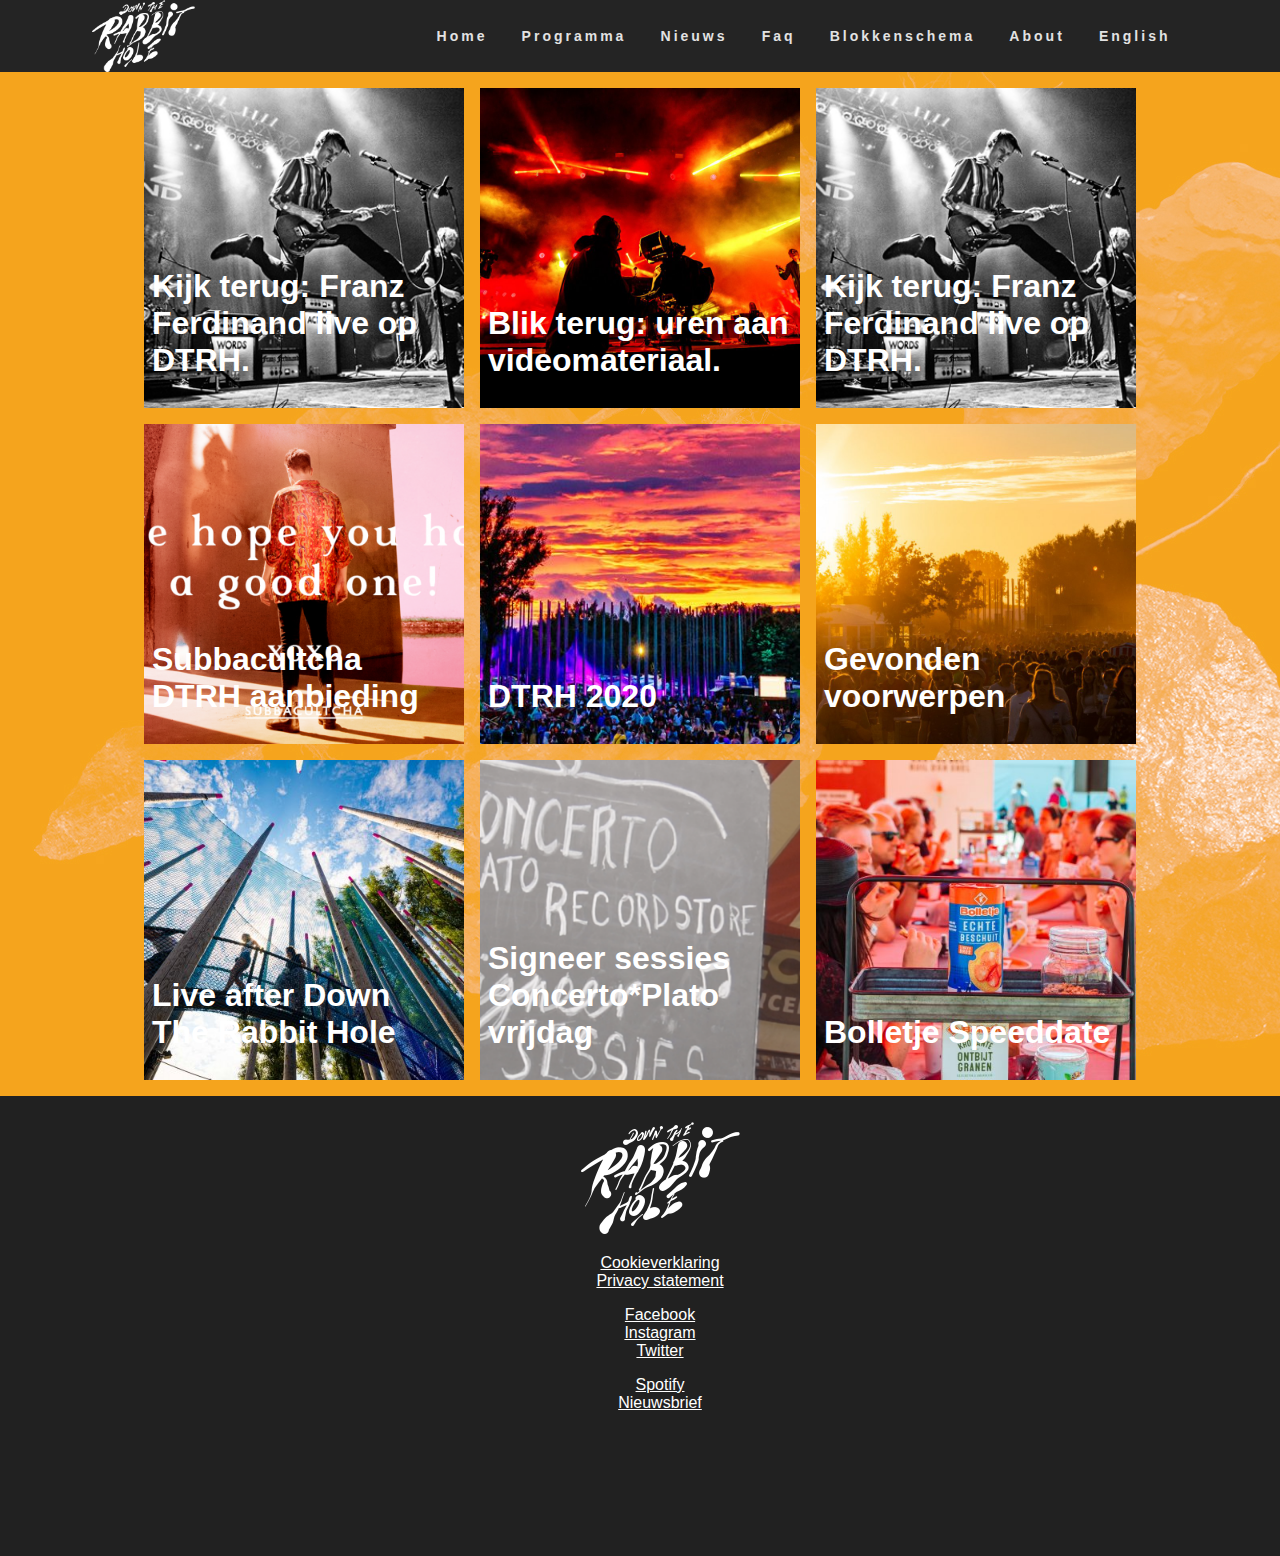
<file: WEBsite/WEBsite/nieuws.html>
<!DOCTYPE html>
<html lang="en">

<head>
    <meta charset="UTF-8">
    <meta name="viewport" content="width=device-width, initial-scale=1">
    <meta http-equiv="X-UA-Compatible" content="ie=edge">
    <link rel="stylesheet" href="css/styles.css">
    <title>Down The Rabbit Hole</title>

</head>

<body>
    <header>
        <nav>
            <img src="img/downtherabbithole_white.png" alt="logo">
            <ul>
                <li>
                    <a href="index.html">Home</a>
                </li>
                <li>
                    <a href="programma.html">Programma</a>
                </li>
                <li>
                    <a href="nieuws.html">Nieuws</a>
                </li>
                <li>
                    <a href="faq.html">Faq</a>
                </li>
                <li>
                    <a href="blokkenschema.html">Blokkenschema</a>
                </li>
                <li>
                    <a href="about.html">About</a>
                </li>
                <li>
                    <a href="english.html">English</a>
                </li>
            </ul>
            <div class="burger">
                <div class="line1"></div>
                <div class="line2"></div>
                <div class="line3"></div>
            </div>
        </nav>
    </header>
    <section class="line-up">
        <article class="a-artiest">
            <img src="img/Franz%20Ferdinand.jpg" alt="Franz Ferdinand live op DTRH">
        <span><h1>Kijk terug: Franz Ferdinand live op DTRH.</h1></span>
        </article>
        <article class="a-artiest">
            <img src="img/media_377_fit_800-800-center_85-cameraman1.jpg" alt="Camera man">
            <span><h1>Blik terug: uren aan videomateriaal.</h1></span>
        </article>
        <article class="a-artiest">
            <img src="img/Franz%20Ferdinand.jpg" alt="Franz Ferdinand live op DTRH">
            <span><h1>Kijk terug: Franz Ferdinand live op DTRH.</h1></span>
        </article>
        <article class="a-artiest">
            <img src="img/media_300_fit_400-400-center_85-DTRH_fb_banner.png" alt="Subbacultcha">
            <span><h1>Subbacultcha DTRH aanbieding</h1></span>
        </article>
        <article class="a-artiest">
            <img src="img/media_296_crop_2048-504-648_widen_1400-upscale_85-DTRH19_Skyonfire_BartHeemskerk_01.jpg" alt="DTRH 2020">
            <span><h1>DTRH 2020</h1></span>
        </article>
        <article class="a-artiest">
            <img src="img/media_295_crop_1893-630-737_fit_800-800-center_85-DTRH19_20190705_2100_SFEER_MaxKneefel_071.jpg" alt="Gevonden voorwerpen">
            <span><h1>Gevonden voorwerpen</h1></span>
        </article>
        <article class="a-artiest">
            <img src="img/media_297_fit_400-400-center_85-DTRH19_20190705_1102_SFEER_MaxKneefel_013.jpg" alt="Live after Down The Rabbit Hole">
            <span><h1>Live after Down The Rabbit Hole</h1></span>
        </article>
        <article class="a-artiest">
            <img src="img/media_227_fit_400-400-center_85-5d7cf4820e51af8872142e468eafbdda.png" alt="Signeer sessies">
            <span><h1>Signeer sessies Concerto*Plato vrijdag</h1></span>
        </article>
        <article class="a-artiest">
            <img src="img/media_290_fit_400-400-center_85-PINKPOP_2019_MOJO_2715_JeroenRoest_LQ.jpeg" alt="foto bolletje beschuit">
            <span><h1>Bolletje Speeddate</h1></span>
        </article>
    </section>
    <footer>
        <ul>
            <li><img src="img/downtherabbithole_white.png"></li>
        </ul>
        <ul>
            <li><a href="">Cookieverklaring</a></li>
            <li><a href="">Privacy statement</a></li>
        </ul>
        <ul>
            <li><a href="">Facebook</a></li>
            <li><a href="">Instagram</a></li>
            <li><a href="">Twitter</a></li>
        </ul>
        <ul>
            <li><a href="">Spotify</a></li>
            <li><a href="">Nieuwsbrief</a></li>
        </ul>
    </footer>
    <script src="scripts.js"></script>
</body>

</html>
</file>
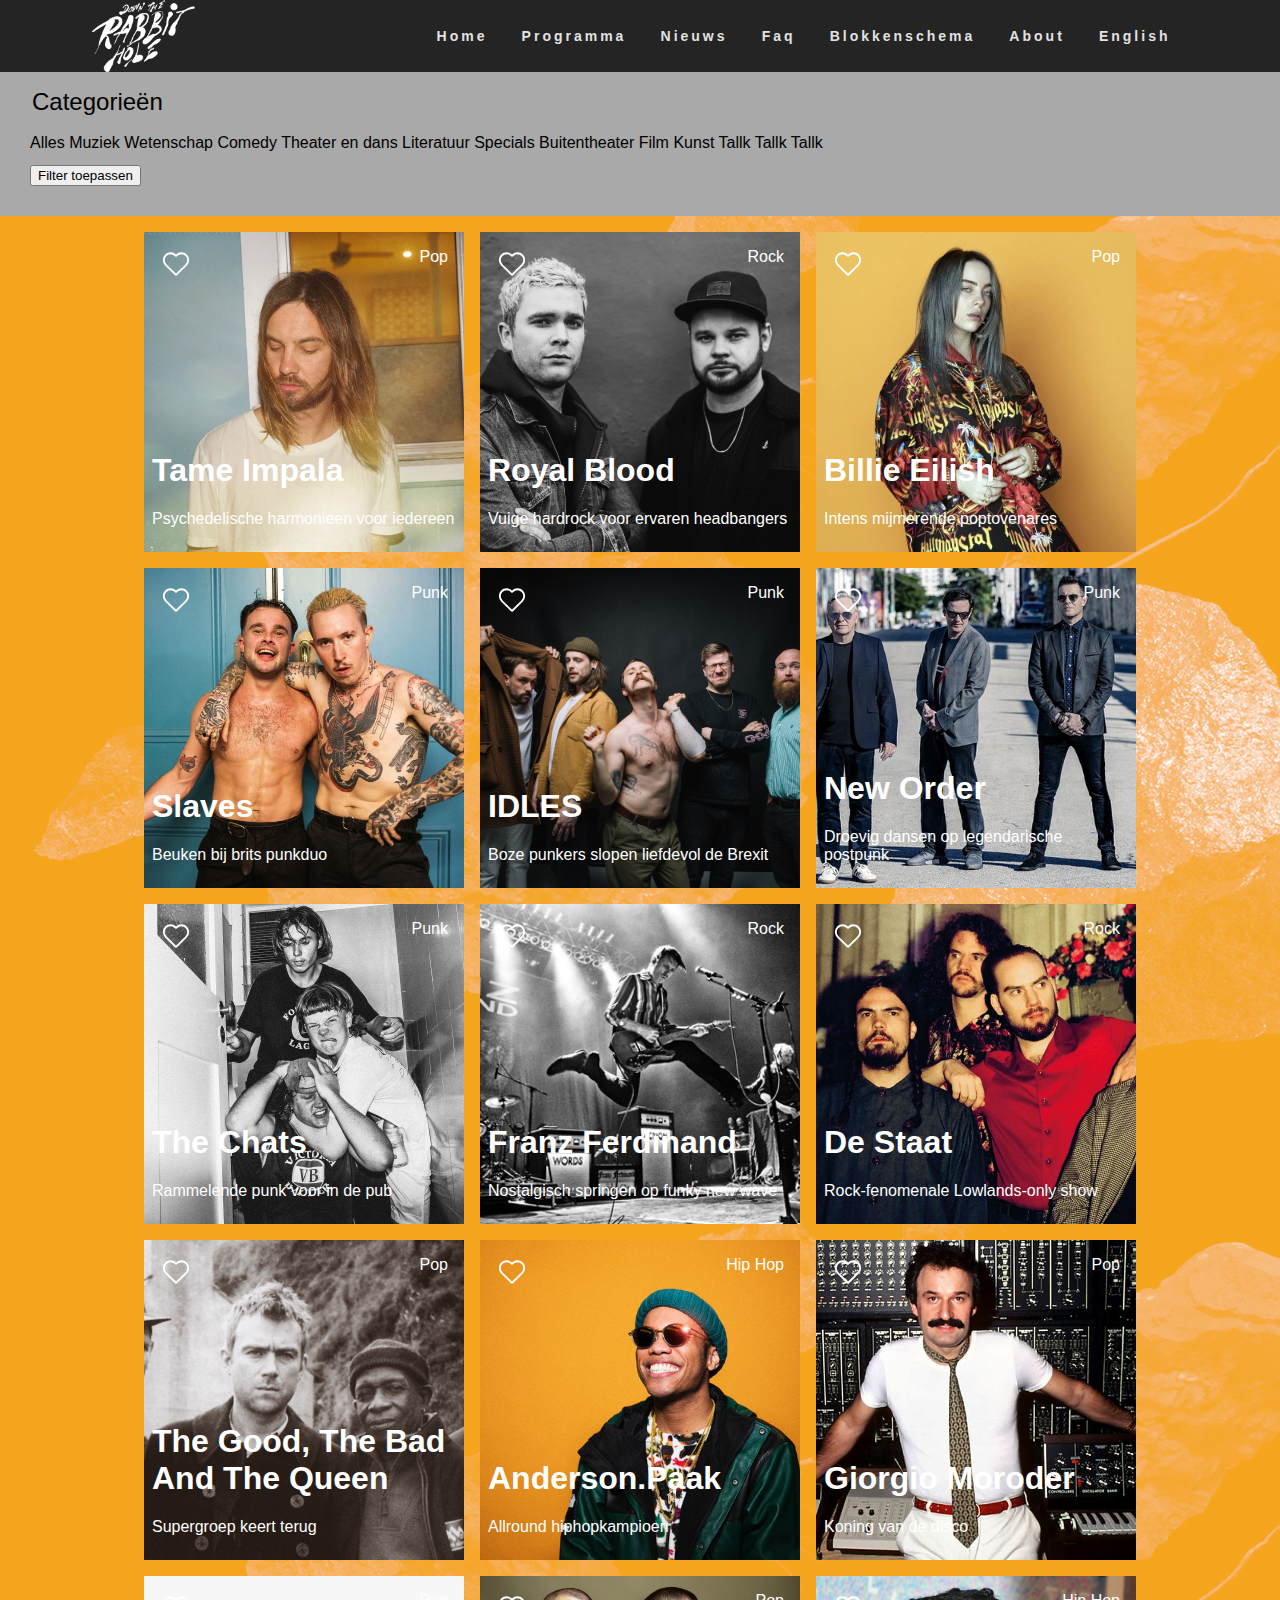
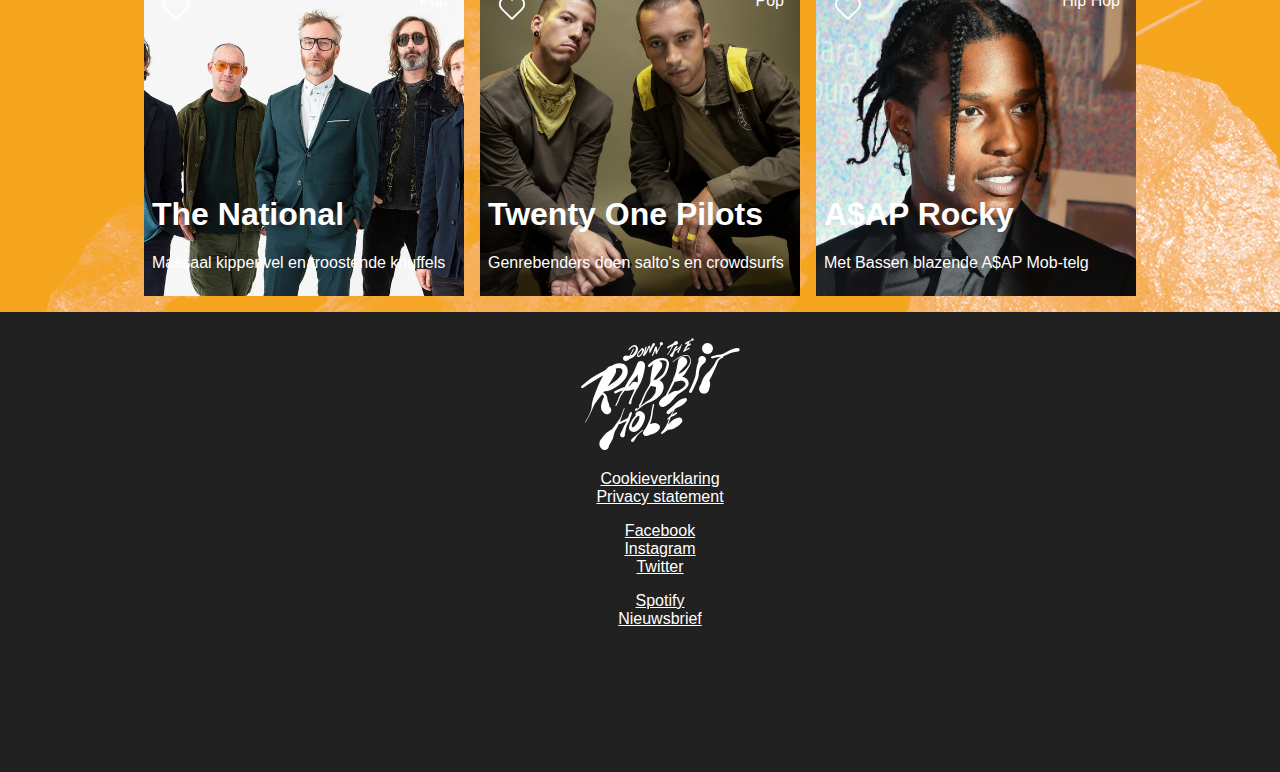
<file: WEBsite/WEBsite/programma.html>
<!DOCTYPE html>
<html lang="en">

    <head>
        <meta charset="UTF-8">
        <meta name="viewport" content="width=device-width, initial-scale=1">
        <meta http-equiv="X-UA-Compatible" content="ie=edge">
        <link rel="stylesheet" href="css/styles.css">
        <title>Down The Rabbit Hole</title>

    </head>

    <body id="progammapagina">
        <header>
            <nav>
                <img src="img/downtherabbithole_white.png" alt="logo">
                <ul>
                    <li>
                        <a href="index.html">Home</a>
                    </li>
                    <li>
                        <a href="programma.html">Programma</a>
                    </li>
                    <li>
                        <a href="nieuws.html">Nieuws</a>
                    </li>
                    <li>
                        <a href="faq.html">Faq</a>
                    </li>
                    <li>
                        <a href="blokkenschema.html">Blokkenschema</a>
                    </li>
                    <li>
                        <a href="about.html">About</a>
                    </li>
                    <li>
                        <a href="english.html">English</a>
                    </li>
                </ul>
                <div class="burger">
                    <div class="line1"></div>
                    <div class="line2"></div>
                    <div class="line3"></div>
                </div>
            </nav>
        </header>

        <!-- bron form: https://codepen.io/rouws/pen/PooqEYO-->

        <form action="programma.html" id="filteren">
            <fieldset>
                <legend>Categorieën</legend>

                <div>
                    
                    <input type="hidden" name="filter" value="Alles">
                    <label for="alles">Alles</label>

                    <input type="hidden" name="filter" value="Muziek">
                    <label for="muziek">Muziek</label>

                    <input type="hidden" name="filter" value="Wetenschap">
                    <label for="wetenschap">Wetenschap</label>

                    <input type="hidden" name="filter" value="Comedy">
                    <label for="comedy">Comedy</label>

                    <input type="hidden" name="filter" value="TheaterenDans">
                    <label for="theaterendans">Theater en dans</label>

                    <input type="hidden" name="filter" value="Literatuur">
                    <label for="Literatuur">Literatuur</label>

                    <input type="hidden" name="filter" value="Specials">
                    <label for="buitentheater">Specials</label>

                    <input type="hidden" name="filter" value="Buitentheater">
                    <label for="muziek">Buitentheater</label>

                    <input type="hidden" name="filter" value="Film">
                    <label for="film">Film</label>

                    <input type="hidden" name="filter" value="Kunst">
                    <label for="kunst">Kunst</label>

                    <input type="hidden" name="filter" value="TallkTallkTallk">
                    <label for="tallktallktallk">Tallk Tallk Tallk</label>
                </div>
                <button type="submit">Filter toepassen</button>
            </fieldset>
        </form>

        <section class="line-up">
            <article class="a-artiest">
                <img src="img/Tame%20Impala.jpg" alt="Tame Impala">
                <header>
                    <button><img src="img/heartwhite.svg"></button>
                    <p class="tag">Pop</p>
                </header>
                <span>
                    <h1>Tame Impala</h1>
                    <p>Psychedelische harmonieen voor iedereen</p>
                </span>

            </article>
            <article class="a-artiest">
                <img src="img/royalblood.jpg" alt="Royal Blood">
                <header>
                    <button><img src="img/heartwhite.svg"></button>
                    <p class="tag">Rock</p>
                </header>
                <span>
                    <h1>Royal Blood</h1>
                    <p>Vuige hardrock voor ervaren headbangers</p>
                </span>
            </article>
            <article class="a-artiest">
                <img src="img/billieeilish.jpg" alt="Billie Eilish">
                <header>
                    <button><img src="img/heartwhite.svg"></button>
                    <p class="tag">Pop</p>
                </header>
                <span>
                    <h1>Billie Eilish</h1>
                    <p>Intens mijmerende poptovenares</p>
                </span>
            </article>
            <article class="a-artiest">
                <img src="img/slaves.jpg" alt="Slaves">
                <header>
                    <button><img src="img/heartwhite.svg"></button>
                    <p class="tag">Punk</p>
                </header>
                <span>
                    <h1>Slaves</h1>
                    <p>Beuken bij brits punkduo</p>
                </span>
            </article>
            <article class="a-artiest">
                <img src="img/idles.jpg" alt="Idles">
                <header>
                    <button><img src="img/heartwhite.svg"></button>
                    <p class="tag">Punk</p>
                </header>
                <span>
                    <h1>IDLES</h1>
                    <p>Boze punkers slopen liefdevol de Brexit</p>
                </span>
            </article>
            <article class="a-artiest">
                <img src="img/new_order.jpg" alt="New Order">
                <header>
                    <button><img src="img/heartwhite.svg"></button>
                    <p class="tag">Punk</p>
                </header>
                <span>
                    <h1>New Order</h1>
                    <p>Droevig dansen op legendarische postpunk</p>
                </span>
            </article>
            <article class="a-artiest">
                <img src="img/thechats.jpg" alt="The Chats">
                <header>
                    <button><img src="img/heartwhite.svg"></button>
                    <p class="tag">Punk</p>
                </header>
                <span>
                    <h1>The Chats</h1>
                    <p>Rammelende punk voor in de pub</p>
                </span>
            </article>
            <article class="a-artiest">
                <img src="img/Franz%20Ferdinand.jpg" alt="Franz Ferdinand">
                <header>
                    <button><img src="img/heartwhite.svg"></button>
                    <p class="tag">Rock</p>
                </header>
                <span>
                    <h1>Franz Ferdinand</h1>
                    <p>Nostalgisch springen op funky new wave</p>
                </span>
            </article>
            <article class="a-artiest">
                <img src="img/De-Staat-1920x1080.jpg" alt="De Staat">
                <header>
                    <button><img src="img/heartwhite.svg"></button>
                    <p class="tag">Rock</p>
                </header>
                <span>
                    <h1>De Staat</h1>
                    <p>Rock-fenomenale Lowlands-only show</p>
                </span>
            </article>
            <article class="a-artiest">
                <img
                    src="img/thegoodthebadandthequeen.png"
                    alt="The Good, The Bad And The Queen">
                <header>
                    <p class="tag">Pop</p>
                    <button><img src="img/heartwhite.svg"></button>
                </header>
                <span>
                    <h1>The Good, The Bad And The Queen</h1>
                    <p>Supergroep keert terug</p>
                </span>
            </article>
            <article class="a-artiest">
                <img
                    src="img/anderson-paak-2018-cr-katie-spoleti-billboard-1548.jpg"
                    alt="Anderson.Paak">
                <header>
                    <p class="tag">Hip Hop</p>
                    <button><img src="img/heartwhite.svg"></button>
                </header>
                <span>
                    <h1>Anderson.Paak</h1>
                    <p>Allround hiphopkampioen</p>
                </span>
            </article>
            <article class="a-artiest">
                <img src="img/giorgiomoroder.jpg" alt="Giorgio Moroder">
                <header>
                    <p class="tag">Pop</p>
                    <button><img src="img/heartwhite.svg"></button>
                </header>
                <span>
                    <h1>Giorgio Moroder</h1>
                    <p>Koning van de disco</p>
                </span>
            </article>
            <article class="a-artiest">
                <img src="img/thenational.jpg" alt="The National">
                <header>
                    <p class="tag">Pop</p>
                    <button><img src="img/heartwhite.svg"></button>
                </header>
                <span>
                    <h1>The National</h1>
                    <p>Massaal kippenvel en troostende knuffels</p>
                </span>
            </article>
            <article class="a-artiest">
                <img src="img/twentyonepilots.jpg" alt="Twenty One Pilots">
                <header>
                    <p class="tag">Pop</p>
                    <button><img src="img/heartwhite.svg"></button>
                </header>
                <span>
                    <h1>Twenty One Pilots</h1>
                    <p>Genrebenders doen salto's en crowdsurfs</p>
                </span>
            </article>
            <article class="a-artiest">
                <img src="img/asaprocky.jpg" alt="A$ap Rocky">
                <header>
                    <p class="tag">Hip Hop</p>
                    <button><img src="img/heartwhite.svg"></button>
                </header>
                <span>
                    <h1>A$AP Rocky</h1>
                    <p>Met Bassen blazende A$AP Mob-telg</p>
                </span>
            </article>
        </section>

        <footer>

            <ul>
                <li>
                    <img src="img/downtherabbithole_white.png">
                </li>
            </ul>

            <ul>
                <li>
                    <a href="">Cookieverklaring</a>
                </li>
                <li>
                    <a href="">Privacy statement</a>
                </li>
            </ul>
            <ul>
                <li>
                    <a href="">Facebook</a>
                </li>
                <li>
                    <a href="">Instagram</a>
                </li>
                <li>
                    <a href="">Twitter</a>
                </li>
            </ul>
            <ul>
                <li>
                    <a href="">Spotify</a>
                </li>
                <li>
                    <a href="">Nieuwsbrief</a>
                </li>
            </ul>

        </footer>

        <script src="scripts.js"></script>
    </body>

</html>
</file>
<file: WEBsite/css/styles.css>
body {
    margin: 0;
    padding: 0;
    margin-top: 0;
    font-family: 'Helvetica', sans-serif;
    /*    font: 'helvetica';*/
    background-image: url('../img/bg_programma.jpg');
}

#homepagina {
    background-image: url('../img/background.jpg');
}

#homeheader {
    background-image: url('../img/studiorabbit.jpg');
    height: 80vh;
    width: 100%;
    background-size: cover;
    background-position: center;
}

nav {
    display: flex;
    align-items: center;
    justify-content: space-between;
    /*    Bron: Didier Catz*/
    flex-wrap: wrap;
}

/* Bron: flex-boxfroggy.com*/

.navigation {

    /*    position: absolute;*/
    margin-top: 2rem;
    list-style: none;
    text-decoration: none;
    justify-content: center;
    display: flex;
}

nav img {
    /*    position: absolute;*/
    margin: 1rem;
    max-width: 100%;
}

nav ul {
    display: flex;
    flex-wrap: wrap;
}

li a {
    text-decoration: none;
    color: white;
    margin: .5rem;
}

li a:hover {
    text-decoration: underline;
}

.studiorabbit {
    width: 100vw;
}

article.b-artiest {
    height: 15rem;
    width: 15rem;
    position: relative;
    color: white;

}

article.a-artiest {
    height: 20rem;
    width: 20rem;
    position: relative;
    color: white;

}

article img {
    display: flex;
    width: 100%;
    position: relative;
    object-fit: cover;
    height: 100%;

}

article ul {
    position: absolute;
    bottom: 0;
}

.tag {
    position: absolute;
    top: 0rem;
    right: 1rem;
}


article button {
    position: absolute;
    top: 0;
    height: 3rem;
    width: 3rem;
    margin: .5rem;
    background-color: transparent;
    border-radius: .5rem;
    border: none;

}

button img {
    width: 100%;

}

section {
    list-style: none;
    display: flex;
    color: white;
}

section ul {
    position: absolute;
    margin: 0;
    padding-left: 1rem;
    list-style: none;
}

.filters {
    height: 5rem;
    background: #272d31;
}

.filters ul {
    list-style: none;
}

.line-up {
    padding: 1rem;
    display: grid;
    margin: auto;
    width: 20rem;
    grid-template-columns: 20rem;
    /*    grid-template-rows: 1fr;*/
    grid-column-gap: 1rem;
    grid-row-gap: 1rem;

}

.line-up-b {
    padding: 1rem;
    display: grid;
    margin: auto;
    width: 15rem;
    grid-template-columns: 15rem;
    grid-column-gap: 1rem;
    grid-row-gap: 1rem;

}




footer {
    display: flex;
    background-color: #212121;
    justify-content: center;
    height: 40vh;


}

footer li a {
    color: white;
}

footer ul {
    list-style: none;

}

/* bron:"https://css-tricks.com/snippets/css/complete-guide-grid" */

@media (max-width: 43rem) {
    footer ul {
        display: grid;
        grid-template-columns: 10rem;
        margin: auto;
        width: 7rem;

    }

}

@media (min-width: 43rem) {
    .line-up {
        padding: 1rem;
        display: grid;
        margin: auto;
        width: 41rem;
        grid-template-columns: 20rem 20rem;
        grid-column-gap: 1rem;
        grid-row-gap: 1rem;
    }

    .line-up-b {
        padding: 1rem;
        display: grid;
        margin: auto;
        width: 47rem;
        grid-template-columns: 15rem 15rem 15rem;
        grid-column-gap: 1rem;
        grid-row-gap: 1rem;

    }
}

@media (min-width: 63rem) {
    .line-up {
        padding: 1rem;
        display: grid;
        margin: auto;
        width: 62rem;
        grid-template-columns: 20rem 20rem 20rem;
        grid-column-gap: 1rem;
        grid-row-gap: 1rem;
    }

}

@media (min-width: 84rem) {
    .line-up {
        padding: 1rem;
        display: grid;
        margin: auto;
        width: 83rem;
        grid-template-columns: 20rem 20rem 20rem 20rem;
        grid-column-gap: 1rem;
        grid-row-gap: 1rem;
    }

}
</file>
<file: WEBsite/WEBsite/css/styles.css>
body {
    margin: 0;
    padding: 0;
    margin-top: 0;
    font-family: 'Helvetica', sans-serif;
    /*    font: 'helvetica';*/
    background-image: url('../img/bg_programma.jpg');
}

#homepagina {
    background-image: url('../img/background.jpg');
}

#homeheader {
    background-image: url('../img/studiorabbit.jpg');
    height: 80vh;
    width: 100%;
    background-size: cover;
    background-position: center;
}
nav {
    display:flex;
    justify-content: space-around;
    align-items:center;
    min-height: 8vh;
    background-color: rgb(36, 36, 36);
}

nav img {
 height: 8vh;
 
}

nav ul {
    display: flex;
    justify-content: space-around;
    width: 60%;
    
}
nav li {
    
    list-style: none;
}

nav ul a {
 color: rgb(226, 226, 226);
 text-decoration: none;
 letter-spacing: 3px;
 font-weight: bold;
 font-size: 14px;
 
}
.burger {
    display: none;
    cursor: pointer;
}
.burger div {
    width: 25px;
    height: 3px;
    background-color: rgb(226, 226, 226);
    margin: 5px;
    transition: all 0.3s ease;
}


li a:hover {
    text-decoration: underline;
}

.studiorabbit {
    width: 100vw;
}

form {
    padding: 1rem;
    background-color: darkgrey;
    height: 7rem;
}

/* bron: https://codepen.io/rouws/pen/PooqEYO */

fieldset {
    border:none;
}

legend {
    font-weight: 100;
    font-size: 1.5rem;
}

form div {
    position: relative;
    margin: 0.8rem 0;
}
input {
    font-size: 0.9rem;
}


article.a-artiest {
    height: 20rem;
    width: 20rem;
    overflow: hidden;
    position: relative;
    color: white;

}


article.b-artiest {
    height: 15rem;
    width: 15rem;
    position: relative;
    color: white;

}



article img {
    display: flex;
    width: 100%;
    position: relative;
    object-fit: cover;
    height: 100%;
    transition: ease-in 0.8s;
    
}

article img:hover {
    transform: scale(1.2);
    
}

 .tag {
    position: absolute;
    top: 0rem;
    right: 1rem;
} 


article button {
    position: absolute;
    top: 0;
    height: 3rem;
    width: 3rem;
    margin: .5rem;
    background-color: transparent;
    border-radius: .5rem;
    border: none;

}
article span  {
    position: absolute;
    bottom: 0;
    margin: .5rem;
    background-color: transparent;
    border-radius: .5rem;
    border: none;

}  


button img {
    width: 100%;

}

section {
    list-style: none;
    display: flex;
    color: white;
}

section ul {
    position: absolute;
    margin: 0;
    padding-left: 1rem;
    list-style: none;
}

.filters {
    height: 5rem;
    background: #272d31;
}

.filters ul {
    list-style: none;
}

.line-up {
    padding: 1rem;
    display: grid;
    margin: auto;
    width: 20rem;
    grid-template-columns: 20rem;
    /*    grid-template-rows: 1fr;*/
    grid-column-gap: 1rem;
    grid-row-gap: 1rem;

}

.line-up-b {
    padding: 1rem;
    display: grid;
    margin: auto;
    width: 15rem;
    grid-template-columns: 15rem;
    grid-column-gap: 1rem;
    grid-row-gap: 1rem;

}

footer {
    display: flex;
    background-color: #212121;
    justify-content: center;
    height: 50vh;
}

footer li a {
    color: white;
}

footer ul {
    list-style: none;

}

/* bron:"https://css-tricks.com/snippets/css/complete-guide-grid" */

@media (max-width: 63rem) {
    body { 
        overflow-x: hidden;
     }
     
    
    nav ul {
        position: absolute;
        z-index: 10;
        right: 0px;
        height: 92vh;
        top: 5.7vh;
        background-color: rgb(36, 36, 36);
        display: flex;
        flex-direction: column;
        align-items: center;
        width: 50%;
        transform: translateX(100%); 
        transition: transform 0.5s ease-in;
    }

 .burger {
     display:block;
 }
}
.nav-active {
    transform: translateX(0%); 
}

.toggle .line1 {
    transform: rotate(-45deg) translate(-5px,6px);
}

.toggle .line2 {
    opacity: 0;
}

.toggle .line3 {
    transform: rotate(45deg) translate(-5px,-6px);

}

    footer  {
        display: block;
        text-align: center;
        padding-top: 10px;
    }



@media (min-width: 43rem) {
    .line-up {
        padding: 1rem;
        display: grid;
        margin: auto;
        width: 41rem;
        grid-template-columns: 20rem 20rem;
        grid-column-gap: 1rem;
        grid-row-gap: 1rem;
    }

    .line-up-b {
        padding: 1rem;
        display: grid;
        margin: auto;
        width: 47rem;
        grid-template-columns: 15rem 15rem 15rem;
        grid-column-gap: 1rem;
        grid-row-gap: 1rem;

    }
}

@media (min-width: 63rem) {
    .line-up {
        padding: 1rem;
        display: grid;
        margin: auto;
        width: 62rem;
        grid-template-columns: 20rem 20rem 20rem;
        grid-column-gap: 1rem;
        grid-row-gap: 1rem;
    }

}

@media (min-width: 84rem) {
    .line-up {
        padding: 1rem;
        display: grid;
        margin: auto;
        width: 83rem;
        grid-template-columns: 20rem 20rem 20rem 20rem;
        grid-column-gap: 1rem;
        grid-row-gap: 1rem;
    }

}
</file>
